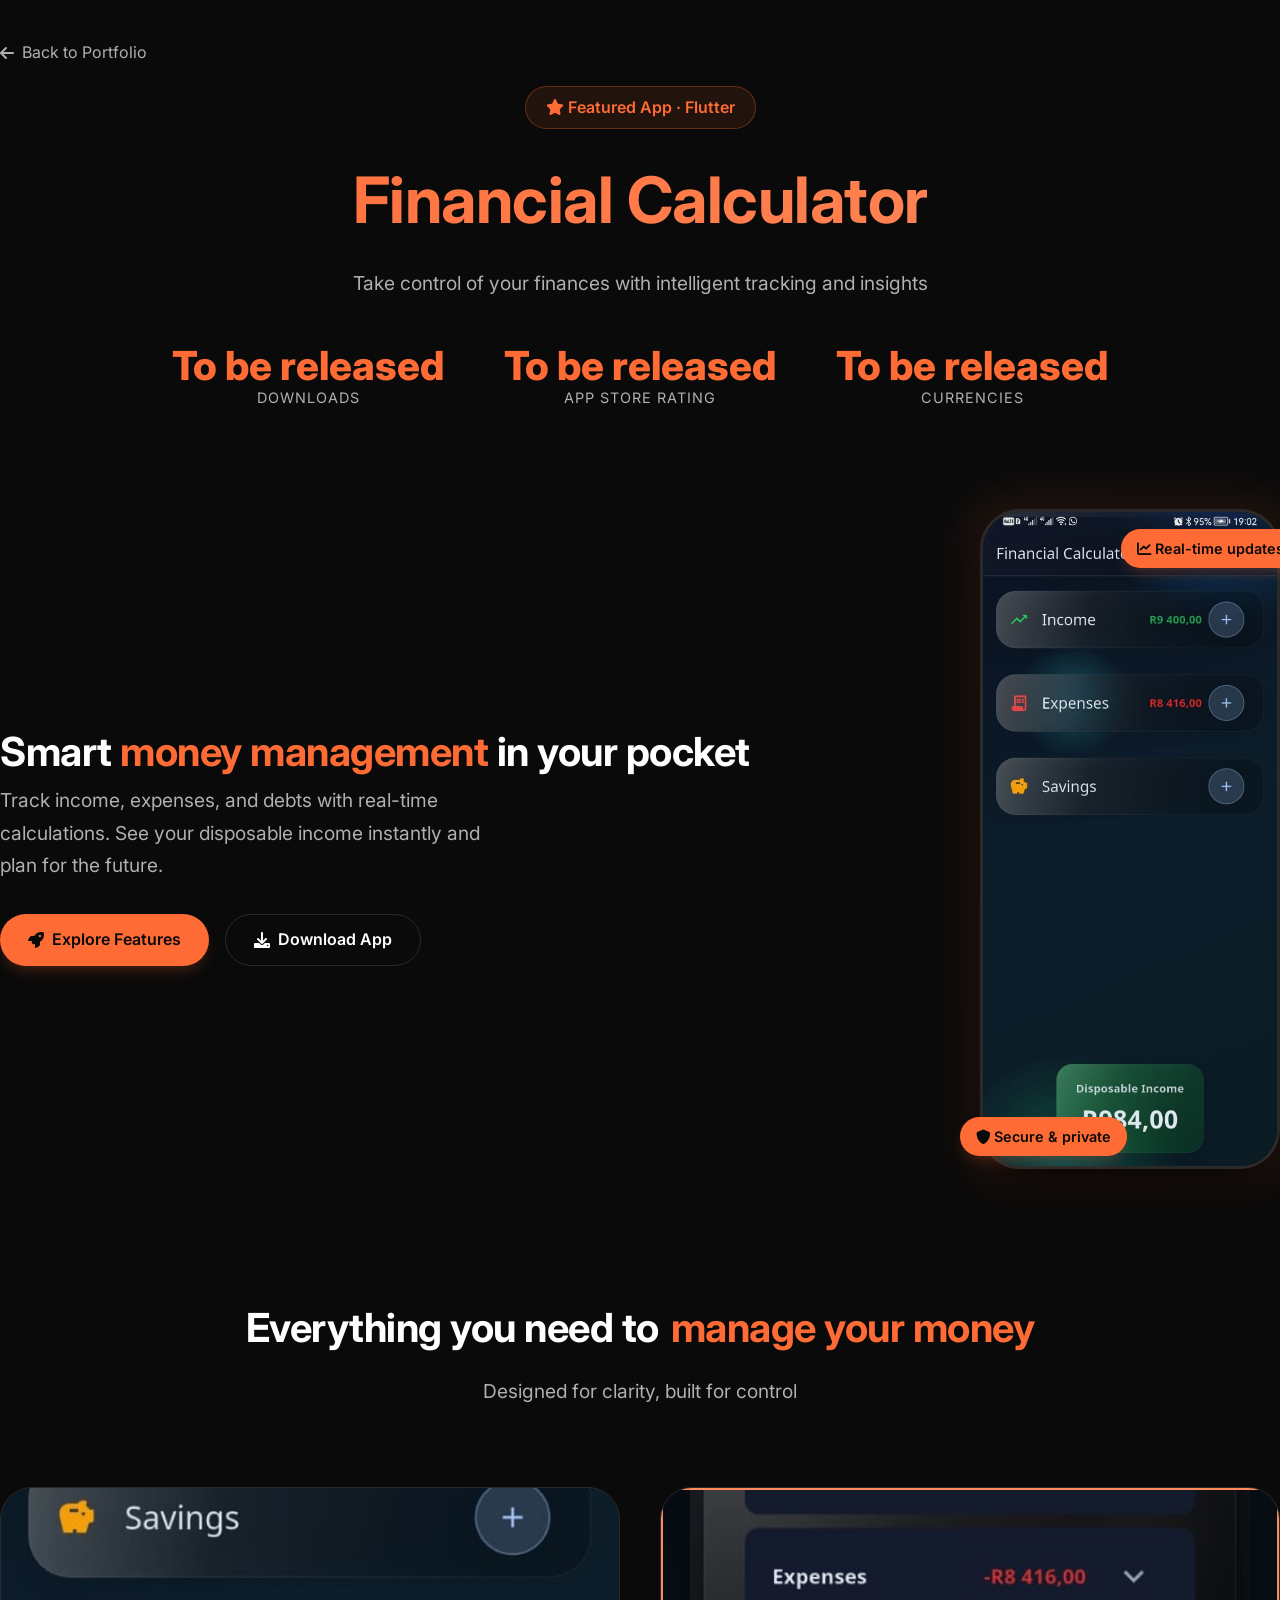
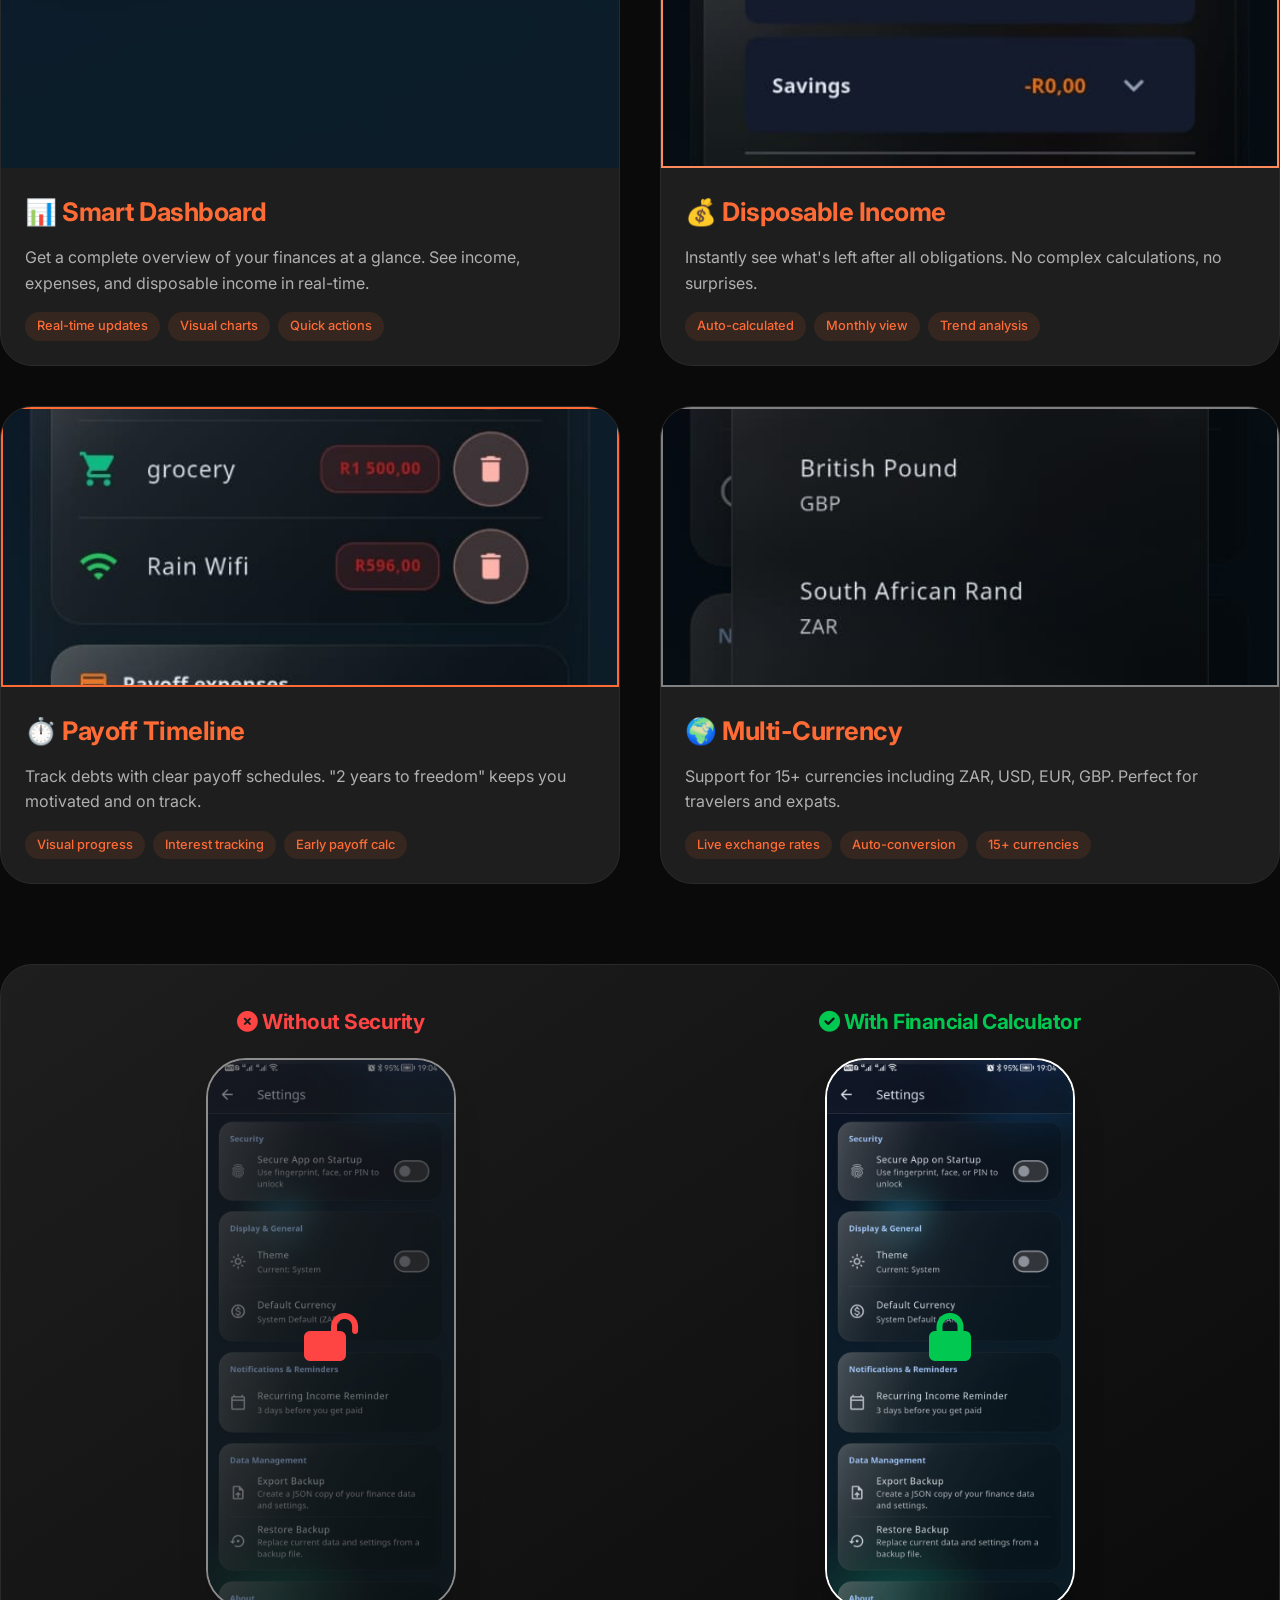
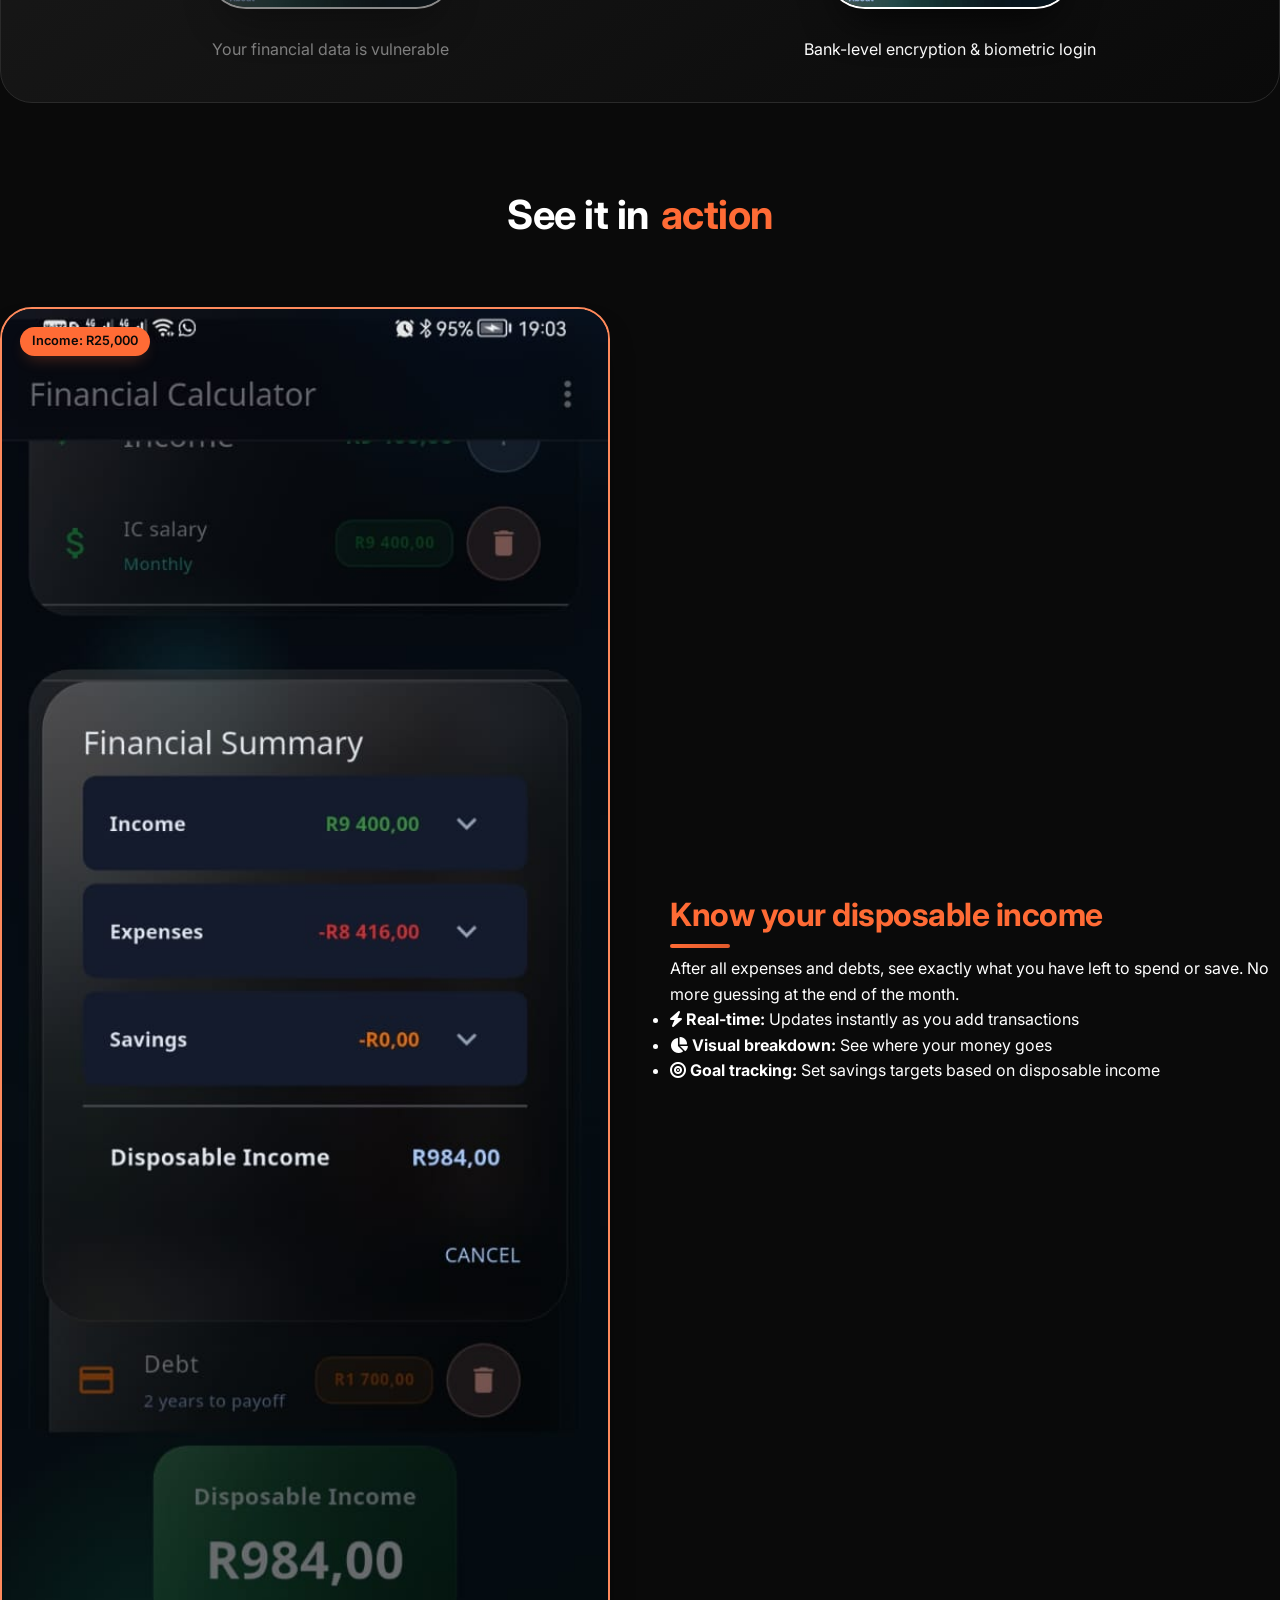
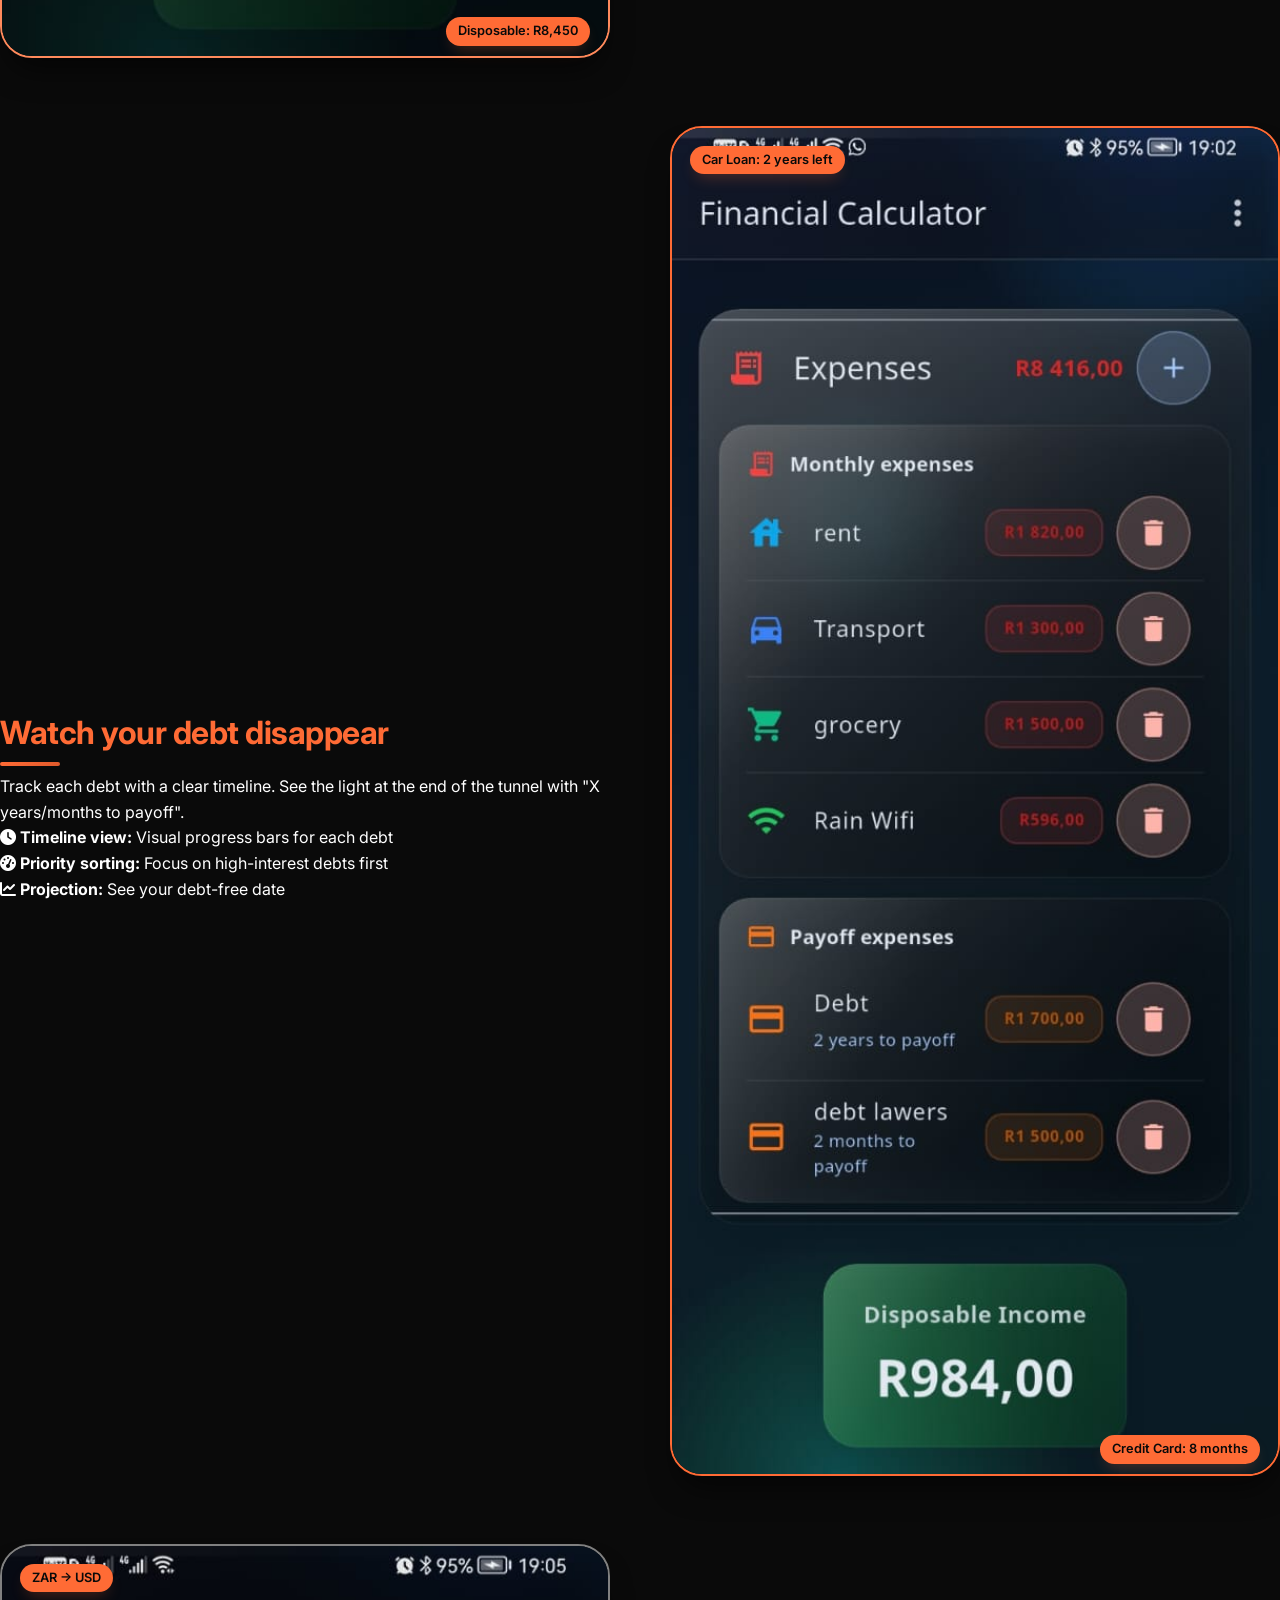
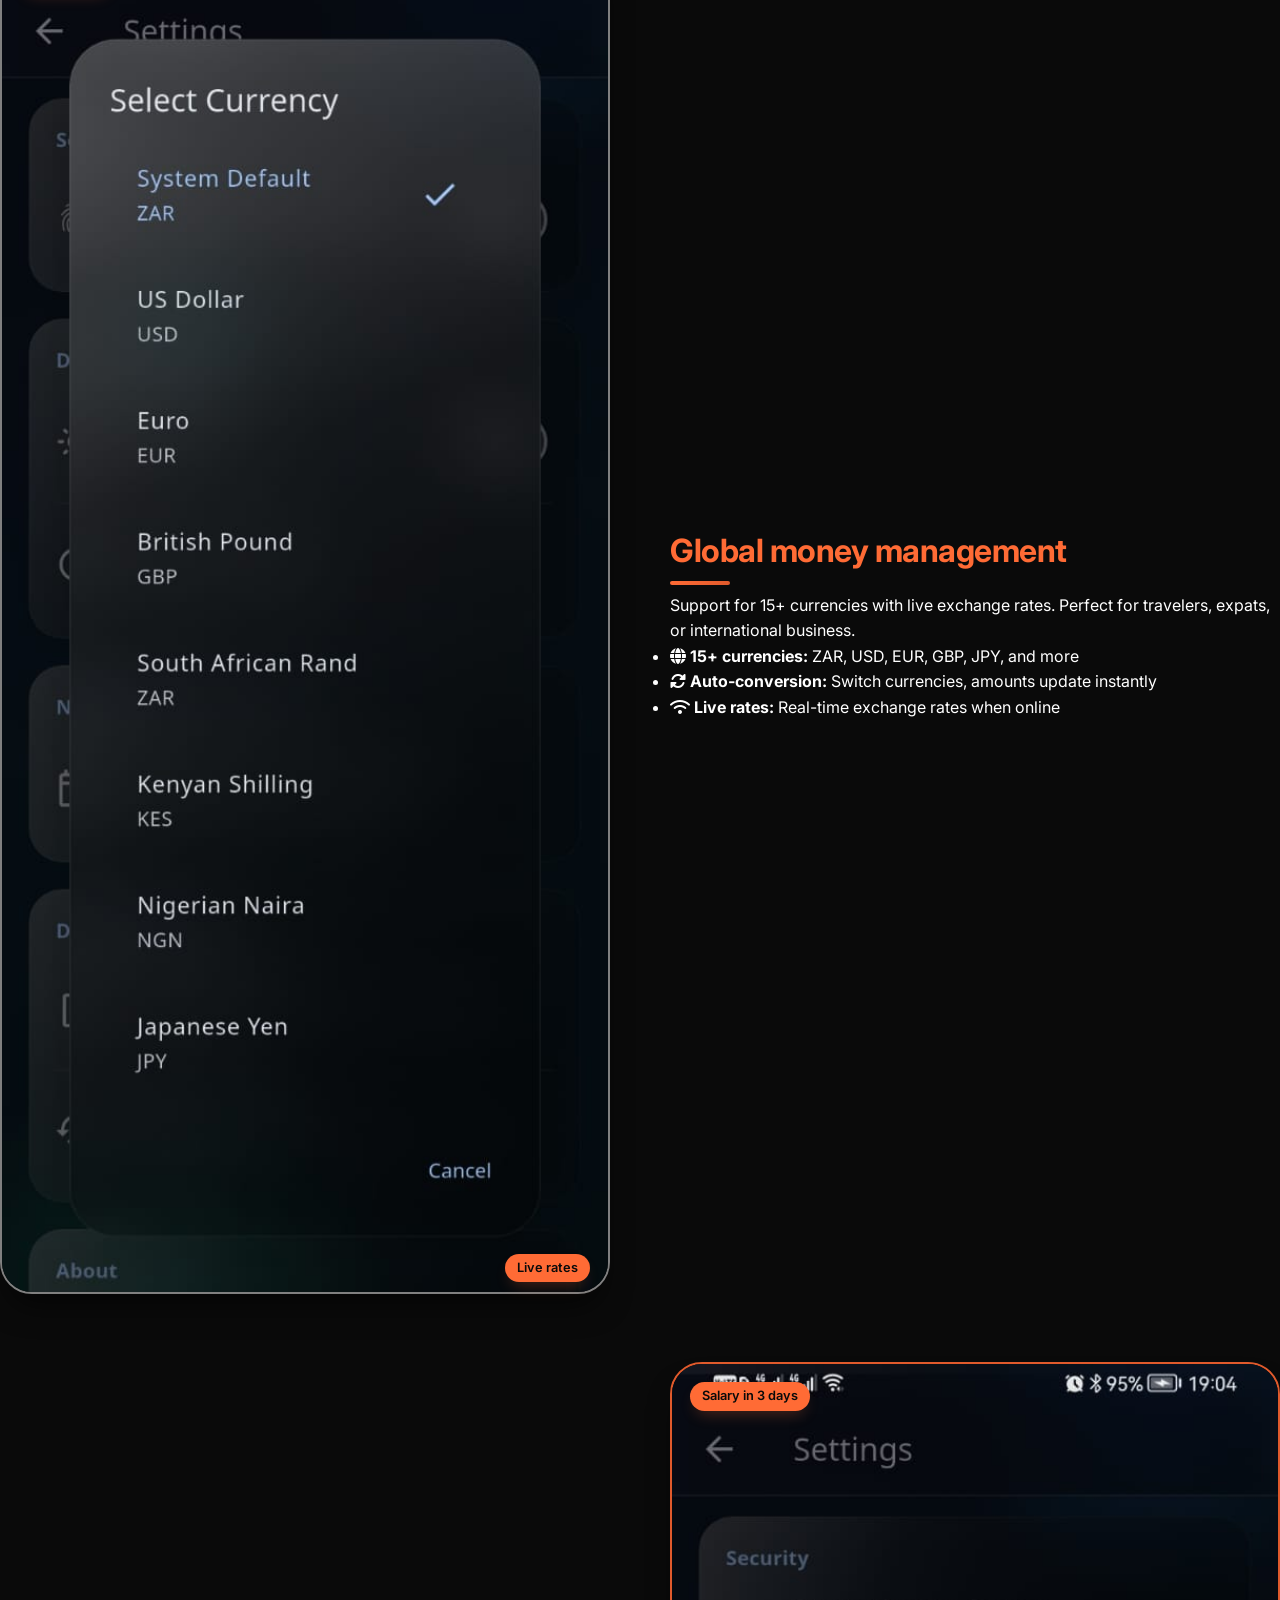
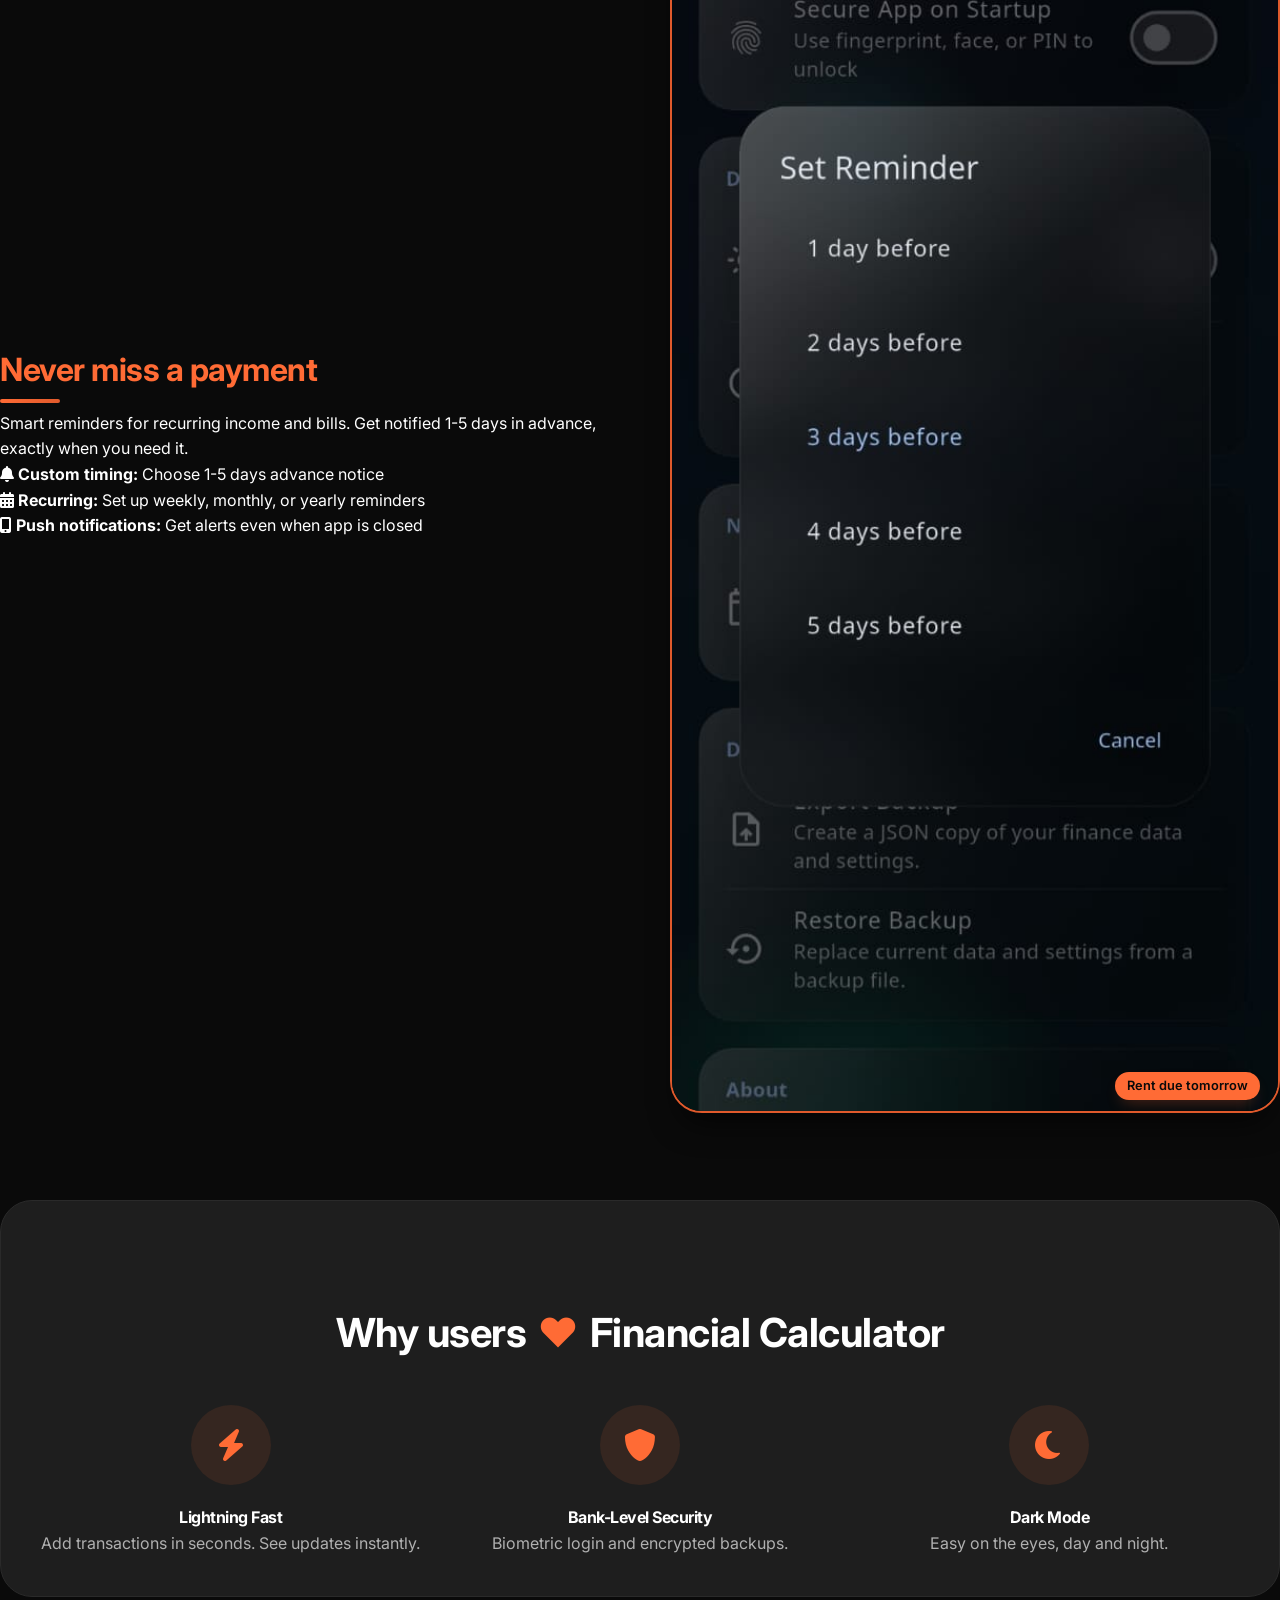
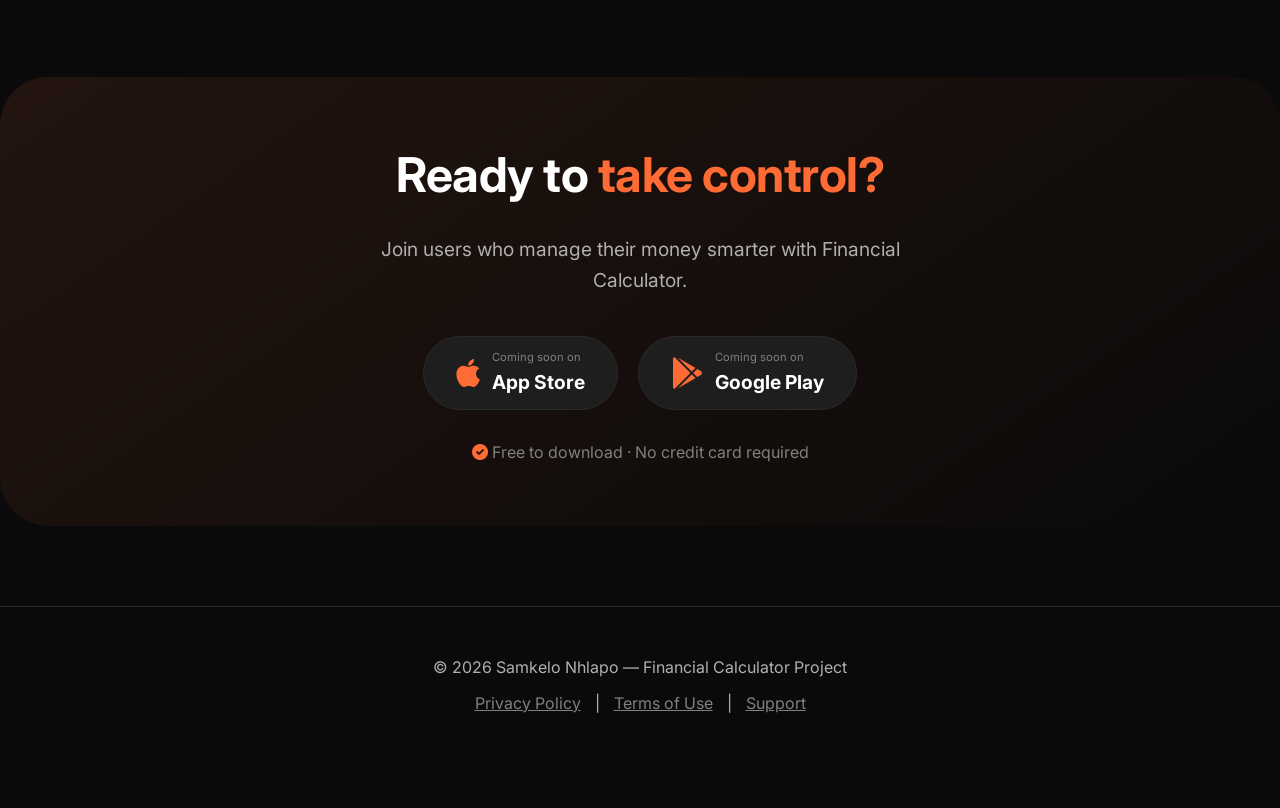
<file: financial-calculator.html>
<!DOCTYPE html>
<html lang="en">
<head>
  <meta charset="UTF-8">
  <meta name="viewport" content="width=device-width, initial-scale=1.0">
  <title>Financial Calculator · Smart Money Management App</title>
  <link rel="stylesheet" href="https://cdnjs.cloudflare.com/ajax/libs/font-awesome/6.0.0-beta3/css/all.min.css">
  <link href="https://fonts.googleapis.com/css2?family=Inter:wght@400;500;600;700;800&display=swap" rel="stylesheet">
  <link rel="stylesheet" href="styles.css">
  <style>
    /* Additional showcase-specific styles */
    .app-showcase {
      padding: 20px 0 60px;
    }

    .app-header {
      text-align: center;
      margin-bottom: 60px;
      position: relative;
    }

    .app-header h1 {
      font-size: 4rem;
      margin-bottom: 16px;
      background: linear-gradient(135deg, #FF6B35, #FF8A5C);
      -webkit-background-clip: text;
      -webkit-text-fill-color: transparent;
    }

    .app-badge {
      display: inline-block;
      background: rgba(255, 107, 53, 0.1);
      padding: 8px 20px;
      border-radius: 40px;
      color: var(--primary);
      font-weight: 600;
      margin-bottom: 20px;
      border: 1px solid rgba(255, 107, 53, 0.3);
    }

    .stats-bar {
      display: flex;
      justify-content: center;
      gap: 60px;
      margin: 40px 0;
      flex-wrap: wrap;
    }

    .stat-item {
      text-align: center;
    }

    .stat-number {
      font-size: 2.5rem;
      font-weight: 800;
      color: var(--primary);
      line-height: 1;
    }

    .stat-label {
      color: var(--text-secondary);
      font-size: 0.9rem;
      text-transform: uppercase;
      letter-spacing: 1px;
    }

    .showcase-grid {
      display: grid;
      grid-template-columns: repeat(2, 1fr);
      gap: 40px;
      margin: 80px 0;
    }

    .showcase-card {
      background: var(--dark-surface);
      border-radius: var(--border-radius-lg);
      overflow: hidden;
      border: 1px solid var(--dark-border);
      transition: var(--transition);
    }

    .showcase-card:hover {
      transform: translateY(-8px);
      border-color: var(--primary);
      box-shadow: var(--shadow-primary-hover);
    }

    .showcase-image {
      height: 280px;
      overflow: hidden;
      position: relative;
    }

    .showcase-image img {
      width: 100%;
      height: 100%;
      object-fit: cover;
      transition: transform 0.4s;
    }

    .showcase-card:hover .showcase-image img {
      transform: scale(1.05);
    }

    .showcase-content {
      padding: 24px;
    }

    .showcase-content h3 {
      font-size: 1.6rem;
      margin-bottom: 12px;
      color: var(--primary);
    }

    .showcase-content p {
      color: var(--text-secondary);
      margin-bottom: 16px;
      line-height: 1.6;
    }

    .feature-highlights {
      display: flex;
      flex-wrap: wrap;
      gap: 8px;
      margin-top: 16px;
    }

    .feature-highlight {
      background: rgba(255, 107, 53, 0.1);
      color: var(--primary);
      padding: 4px 12px;
      border-radius: 20px;
      font-size: 0.8rem;
      font-weight: 500;
    }

    .comparison-section {
      display: flex;
      gap: 40px;
      margin: 80px 0;
      background: var(--gradient-dark);
      border-radius: var(--border-radius-lg);
      padding: 40px;
      border: 1px solid var(--dark-border);
    }

    .comparison-before, .comparison-after {
      flex: 1;
      text-align: center;
    }

    .comparison-before h4, .comparison-after h4 {
      font-size: 1.3rem;
      margin-bottom: 20px;
    }

    .comparison-before h4 { color: #ff4444; }
    .comparison-after h4 { color: #00c851; }

    .phone-mockup {
      position: relative;
      max-width: 300px;
      margin: 0 auto;
    }

    .phone-mockup img {
      width: 100%;
      border-radius: 40px;
      border: 3px solid var(--dark-border);
      box-shadow: var(--shadow-xl);
    }

    .feature-badge {
      position: absolute;
      background: var(--primary);
      color: var(--dark-bg);
      padding: 8px 16px;
      border-radius: 30px;
      font-weight: 600;
      font-size: 0.9rem;
      white-space: nowrap;
      box-shadow: var(--shadow-primary);
    }

    .badge-1 { top: 20px; right: -20px; }
    .badge-2 { bottom: 20px; left: -20px; }

    .download-section {
      text-align: center;
      margin: 80px 0;
      padding: 60px;
      background: linear-gradient(145deg, rgba(255,107,53,0.1), transparent);
      border-radius: var(--border-radius-full);
    }

    .store-buttons {
      display: flex;
      justify-content: center;
      gap: 20px;
      margin-top: 30px;
      flex-wrap: wrap;
    }

    .store-button {
      display: flex;
      align-items: center;
      gap: 12px;
      background: var(--dark-surface);
      padding: 12px 32px;
      border-radius: 50px;
      border: 1px solid var(--dark-border);
      transition: var(--transition);
      text-decoration: none;
    }

    .store-button:hover {
      border-color: var(--primary);
      transform: translateY(-2px);
    }

    .store-button i {
      font-size: 2rem;
      color: var(--primary);
    }

    .store-button span {
      text-align: left;
    }

    .store-button small {
      display: block;
      color: var(--text-muted);
      font-size: 0.7rem;
    }

    .store-button strong {
      color: var(--text-primary);
      font-size: 1.2rem;
    }

    @media (max-width: 768px) {
      .showcase-grid {
        grid-template-columns: 1fr;
      }
      
      .comparison-section {
        flex-direction: column;
      }
      
      .app-header h1 {
        font-size: 2.5rem;
      }
      
      .badge-1, .badge-2 {
        position: static;
        margin: 10px;
        display: inline-block;
      }
    }
  </style>
</head>
<body>
  <div class="container app-showcase">
    <!-- Back link -->
    <a href="index.html" class="back-link"><i class="fas fa-arrow-left"></i> Back to Portfolio</a>

    <!-- App Header -->
    <div class="app-header">
      <span class="app-badge"><i class="fas fa-star"></i> Featured App · Flutter</span>
      <h1>Financial Calculator</h1>
      <p class="section-subtitle">Take control of your finances with intelligent tracking and insights</p>
      
      <!-- Stats Bar -->
      <div class="stats-bar">
        <div class="stat-item">
          <div class="stat-number">To be released</div>
          <div class="stat-label">Downloads</div>
        </div>
        <div class="stat-item">
          <div class="stat-number">To be released</div>
          <div class="stat-label">App Store Rating</div>
        </div>
        <div class="stat-item">
          <div class="stat-number">To be released</div>
          <div class="stat-label">Currencies</div>
        </div>
      </div>
    </div>

    <!-- Hero with phone mockup -->
    <div class="hero" style="margin-bottom: 60px;">
      <div class="hero-content">
        <h2 style="font-size: 2.5rem;">Smart <span class="highlight">money management</span> in your pocket</h2>
        <p style="font-size: 1.2rem;">Track income, expenses, and debts with real-time calculations. See your disposable income instantly and plan for the future.</p>
        <div class="hero-buttons">
          <a href="#features" class="btn-primary"><i class="fas fa-rocket"></i> Explore Features</a>
          <a href="#download" class="btn-secondary"><i class="fas fa-download"></i> Download App</a>
        </div>
      </div>
      <div class="hero-image phone-mockup">
        <img src="images/main-dashboard.jpeg" alt="Financial Calculator main dashboard">
        <span class="feature-badge badge-1"><i class="fas fa-chart-line"></i> Real-time updates</span>
        <span class="feature-badge badge-2"><i class="fas fa-shield-alt"></i> Secure & private</span>
      </div>
    </div>

    <!-- Core Features Showcase -->
    <h2 class="section-title">Everything you need to <span class="highlight">manage your money</span></h2>
    <p class="section-subtitle">Designed for clarity, built for control</p>

    <div class="showcase-grid">
      <!-- Feature 1: Dashboard -->
      <div class="showcase-card">
        <div class="showcase-image">
          <img src="images/main-dashboard.jpeg" alt="Financial Dashboard">
        </div>
        <div class="showcase-content">
          <h3>📊 Smart Dashboard</h3>
          <p>Get a complete overview of your finances at a glance. See income, expenses, and disposable income in real-time.</p>
          <div class="feature-highlights">
            <span class="feature-highlight">Real-time updates</span>
            <span class="feature-highlight">Visual charts</span>
            <span class="feature-highlight">Quick actions</span>
          </div>
        </div>
      </div>

      <!-- Feature 2: Disposable Income -->
      <div class="showcase-card">
        <div class="showcase-image">
          <img src="images/disposable-income-annotated.jpeg" alt="Disposable Income Calculator">
        </div>
        <div class="showcase-content">
          <h3>💰 Disposable Income</h3>
          <p>Instantly see what's left after all obligations. No complex calculations, no surprises.</p>
          <div class="feature-highlights">
            <span class="feature-highlight">Auto-calculated</span>
            <span class="feature-highlight">Monthly view</span>
            <span class="feature-highlight">Trend analysis</span>
          </div>
        </div>
      </div>

      <!-- Feature 3: Payoff Tracking -->
      <div class="showcase-card">
        <div class="showcase-image">
          <img src="images/payoff-annotated.jpeg" alt="Debt Payoff Tracker">
        </div>
        <div class="showcase-content">
          <h3>⏱️ Payoff Timeline</h3>
          <p>Track debts with clear payoff schedules. "2 years to freedom" keeps you motivated and on track.</p>
          <div class="feature-highlights">
            <span class="feature-highlight">Visual progress</span>
            <span class="feature-highlight">Interest tracking</span>
            <span class="feature-highlight">Early payoff calc</span>
          </div>
        </div>
      </div>

      <!-- Feature 4: Multi-Currency -->
      <div class="showcase-card">
        <div class="showcase-image">
          <img src="images/currency-annotated.jpeg" alt="Multi-Currency Support">
        </div>
        <div class="showcase-content">
          <h3>🌍 Multi-Currency</h3>
          <p>Support for 15+ currencies including ZAR, USD, EUR, GBP. Perfect for travelers and expats.</p>
          <div class="feature-highlights">
            <span class="feature-highlight">Live exchange rates</span>
            <span class="feature-highlight">Auto-conversion</span>
            <span class="feature-highlight">15+ currencies</span>
          </div>
        </div>
      </div>
    </div>

    <!-- Deep Dive: Security Section -->
    <div class="comparison-section">
      <div class="comparison-before">
        <h4><i class="fas fa-times-circle"></i> Without Security</h4>
        <div class="phone-mockup" style="max-width: 250px;">
          <img src="images/security-annotated.jpeg" alt="Without security" style="opacity: 0.5;">
          <div style="position: absolute; top: 50%; left: 50%; transform: translate(-50%, -50%);">
            <i class="fas fa-lock-open" style="font-size: 3rem; color: #ff4444;"></i>
          </div>
        </div>
        <p style="margin-top: 20px; color: var(--text-muted);">Your financial data is vulnerable</p>
      </div>
      <div class="comparison-after">
        <h4><i class="fas fa-check-circle" style="color: #00c851;"></i> With Financial Calculator</h4>
        <div class="phone-mockup" style="max-width: 250px;">
          <img src="images/security-annotated.jpeg" alt="With security">
          <div style="position: absolute; top: 50%; left: 50%; transform: translate(-50%, -50%);">
            <i class="fas fa-lock" style="font-size: 3rem; color: #00c851;"></i>
          </div>
        </div>
        <p style="margin-top: 20px; color: var(--text-primary);">Bank-level encryption & biometric login</p>
      </div>
    </div>

    <!-- Feature Deep Dives with Annotated Images -->
    <h2 class="section-title">See it in <span class="highlight">action</span></h2>
    
    <div class="tour-item">
      <div class="tour-image annotated">
        <img src="images/disposable-income-annotated.jpeg" alt="Disposable Income feature">
        <span class="label" style="top: 20px; left: 20px;">Income: R25,000</span>
        <span class="label" style="bottom: 20px; right: 20px;">Disposable: R8,450</span>
      </div>
      <div class="tour-content">
        <h3>Know your <span class="highlight">disposable income</span></h3>
        <p>After all expenses and debts, see exactly what you have left to spend or save. No more guessing at the end of the month.</p>
        <ul class="tour-feature-list">
          <li><i class="fas fa-bolt"></i> <strong>Real-time:</strong> Updates instantly as you add transactions</li>
          <li><i class="fas fa-chart-pie"></i> <strong>Visual breakdown:</strong> See where your money goes</li>
          <li><i class="fas fa-bullseye"></i> <strong>Goal tracking:</strong> Set savings targets based on disposable income</li>
        </ul>
      </div>
    </div>

    <div class="tour-item reverse">
      <div class="tour-image annotated">
        <img src="images/payoff-annotated.jpeg" alt="Payoff tracking">
        <span class="label" style="top: 20px; left: 20px;">Car Loan: 2 years left</span>
        <span class="label" style="bottom: 20px; right: 20px;">Credit Card: 8 months</span>
      </div>
      <div class="tour-content">
        <h3>Watch your <span class="highlight">debt disappear</span></h3>
        <p>Track each debt with a clear timeline. See the light at the end of the tunnel with "X years/months to payoff".</p>
        <ul class="tour-feature-list">
          <li><i class="fas fa-clock"></i> <strong>Timeline view:</strong> Visual progress bars for each debt</li>
          <li><i class="fas fa-tachometer-alt"></i> <strong>Priority sorting:</strong> Focus on high-interest debts first</li>
          <li><i class="fas fa-chart-line"></i> <strong>Projection:</strong> See your debt-free date</li>
        </ul>
      </div>
    </div>

    <div class="tour-item">
      <div class="tour-image annotated">
        <img src="images/currency-annotated.jpeg" alt="Multi-currency support">
        <span class="label" style="top: 20px; left: 20px;">ZAR → USD</span>
        <span class="label" style="bottom: 20px; right: 20px;">Live rates</span>
      </div>
      <div class="tour-content">
        <h3>Global <span class="highlight">money management</span></h3>
        <p>Support for 15+ currencies with live exchange rates. Perfect for travelers, expats, or international business.</p>
        <ul class="tour-feature-list">
          <li><i class="fas fa-globe"></i> <strong>15+ currencies:</strong> ZAR, USD, EUR, GBP, JPY, and more</li>
          <li><i class="fas fa-sync-alt"></i> <strong>Auto-conversion:</strong> Switch currencies, amounts update instantly</li>
          <li><i class="fas fa-wifi"></i> <strong>Live rates:</strong> Real-time exchange rates when online</li>
        </ul>
      </div>
    </div>

    <div class="tour-item reverse">
      <div class="tour-image annotated">
        <img src="images/reminders-annotated.jpeg" alt="Smart reminders">
        <span class="label" style="top: 20px; left: 20px;">Salary in 3 days</span>
        <span class="label" style="bottom: 20px; right: 20px;">Rent due tomorrow</span>
      </div>
      <div class="tour-content">
        <h3>Never miss a <span class="highlight">payment</span></h3>
        <p>Smart reminders for recurring income and bills. Get notified 1-5 days in advance, exactly when you need it.</p>
        <ul class="tour-feature-list">
          <li><i class="fas fa-bell"></i> <strong>Custom timing:</strong> Choose 1-5 days advance notice</li>
          <li><i class="fas fa-calendar-alt"></i> <strong>Recurring:</strong> Set up weekly, monthly, or yearly reminders</li>
          <li><i class="fas fa-mobile-alt"></i> <strong>Push notifications:</strong> Get alerts even when app is closed</li>
        </ul>
      </div>
    </div>

    <!-- Benefits Section -->
    <div style="background: var(--dark-surface); border-radius: var(--border-radius-lg); padding: 40px; margin: 80px 0; border: 1px solid var(--dark-border);">
      <h2 class="section-title">Why users <span class="highlight">❤️</span> Financial Calculator</h2>
      <div style="display: grid; grid-template-columns: repeat(3, 1fr); gap: 30px; margin-top: 40px;">
        <div style="text-align: center;">
          <div style="background: rgba(255,107,53,0.1); width: 80px; height: 80px; border-radius: 50%; display: flex; align-items: center; justify-content: center; margin: 0 auto 20px;">
            <i class="fas fa-bolt" style="font-size: 2rem; color: var(--primary);"></i>
          </div>
          <h4>Lightning Fast</h4>
          <p style="color: var(--text-secondary);">Add transactions in seconds. See updates instantly.</p>
        </div>
        <div style="text-align: center;">
          <div style="background: rgba(255,107,53,0.1); width: 80px; height: 80px; border-radius: 50%; display: flex; align-items: center; justify-content: center; margin: 0 auto 20px;">
            <i class="fas fa-shield-alt" style="font-size: 2rem; color: var(--primary);"></i>
          </div>
          <h4>Bank-Level Security</h4>
          <p style="color: var(--text-secondary);">Biometric login and encrypted backups.</p>
        </div>
        <div style="text-align: center;">
          <div style="background: rgba(255,107,53,0.1); width: 80px; height: 80px; border-radius: 50%; display: flex; align-items: center; justify-content: center; margin: 0 auto 20px;">
            <i class="fas fa-moon" style="font-size: 2rem; color: var(--primary);"></i>
          </div>
          <h4>Dark Mode</h4>
          <p style="color: var(--text-secondary);">Easy on the eyes, day and night.</p>
        </div>
      </div>
    </div>

    <!-- Download Section -->
    <div id="download" class="download-section">
      <h2 style="font-size: 3rem; margin-bottom: 20px;">Ready to <span class="highlight">take control?</span></h2>
      <p style="font-size: 1.2rem; color: var(--text-secondary); max-width: 600px; margin: 0 auto 40px;">Join users who manage their money smarter with Financial Calculator.</p>
      
      <div class="store-buttons">
        <a href="#" class="store-button">
          <i class="fab fa-apple"></i>
          <span>
            <small>Coming soon on</small>
            <strong>App Store</strong>
          </span>
        </a>
        <a href="#" class="store-button">
          <i class="fab fa-google-play"></i>
          <span>
            <small>Coming soon on</small>
            <strong>Google Play</strong>
          </span>
        </a>
      </div>
      
      <p style="margin-top: 30px; color: var(--text-muted);">
        <i class="fas fa-check-circle" style="color: var(--primary);"></i> Free to download · No credit card required
      </p>
    </div>

    <!-- Footer -->
    <footer style="margin-top: 60px;">
      <p>© 2026 Samkelo Nhlapo — Financial Calculator Project</p>
      <p style="margin-top: 10px;">
        <a href="#" style="color: var(--text-muted); margin: 0 10px;">Privacy Policy</a> |
        <a href="#" style="color: var(--text-muted); margin: 0 10px;">Terms of Use</a> |
        <a href="#" style="color: var(--text-muted); margin: 0 10px;">Support</a>
      </p>
    </footer>
  </div>
</body>
</html>
</file>
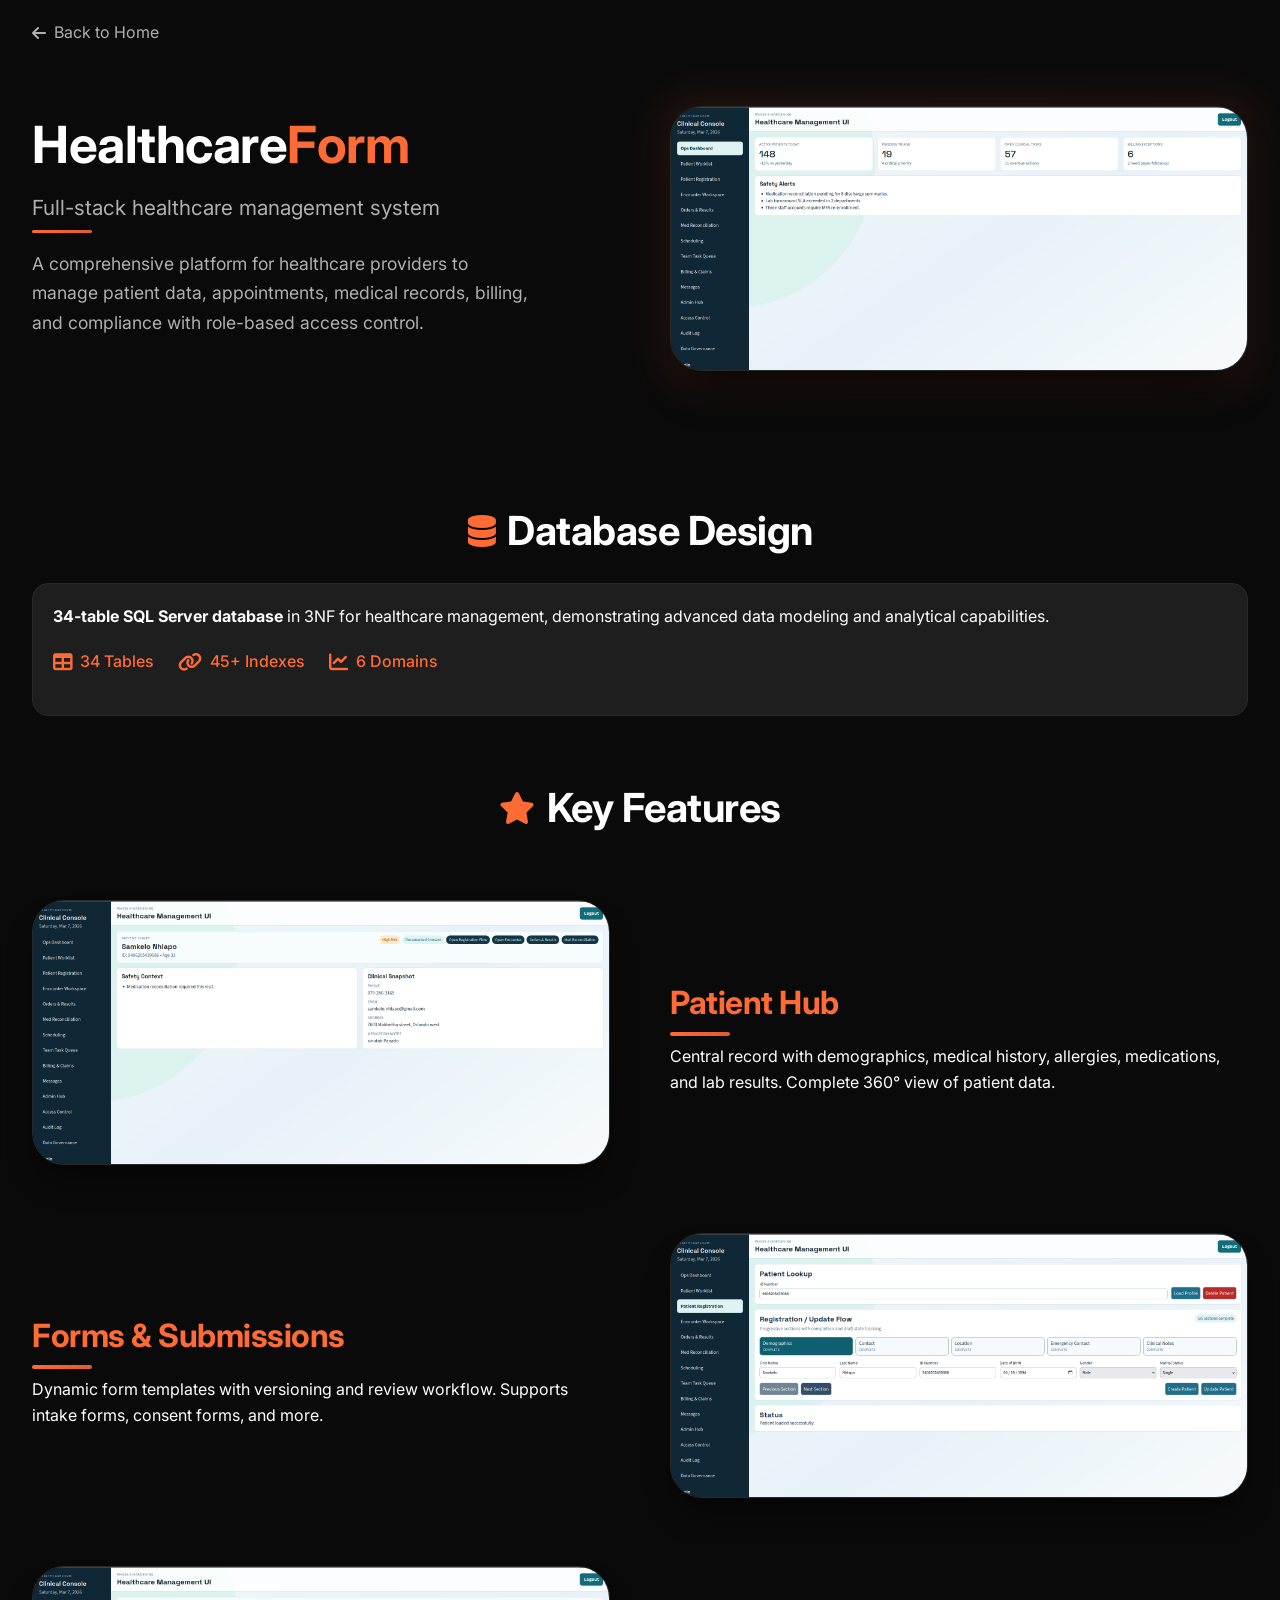
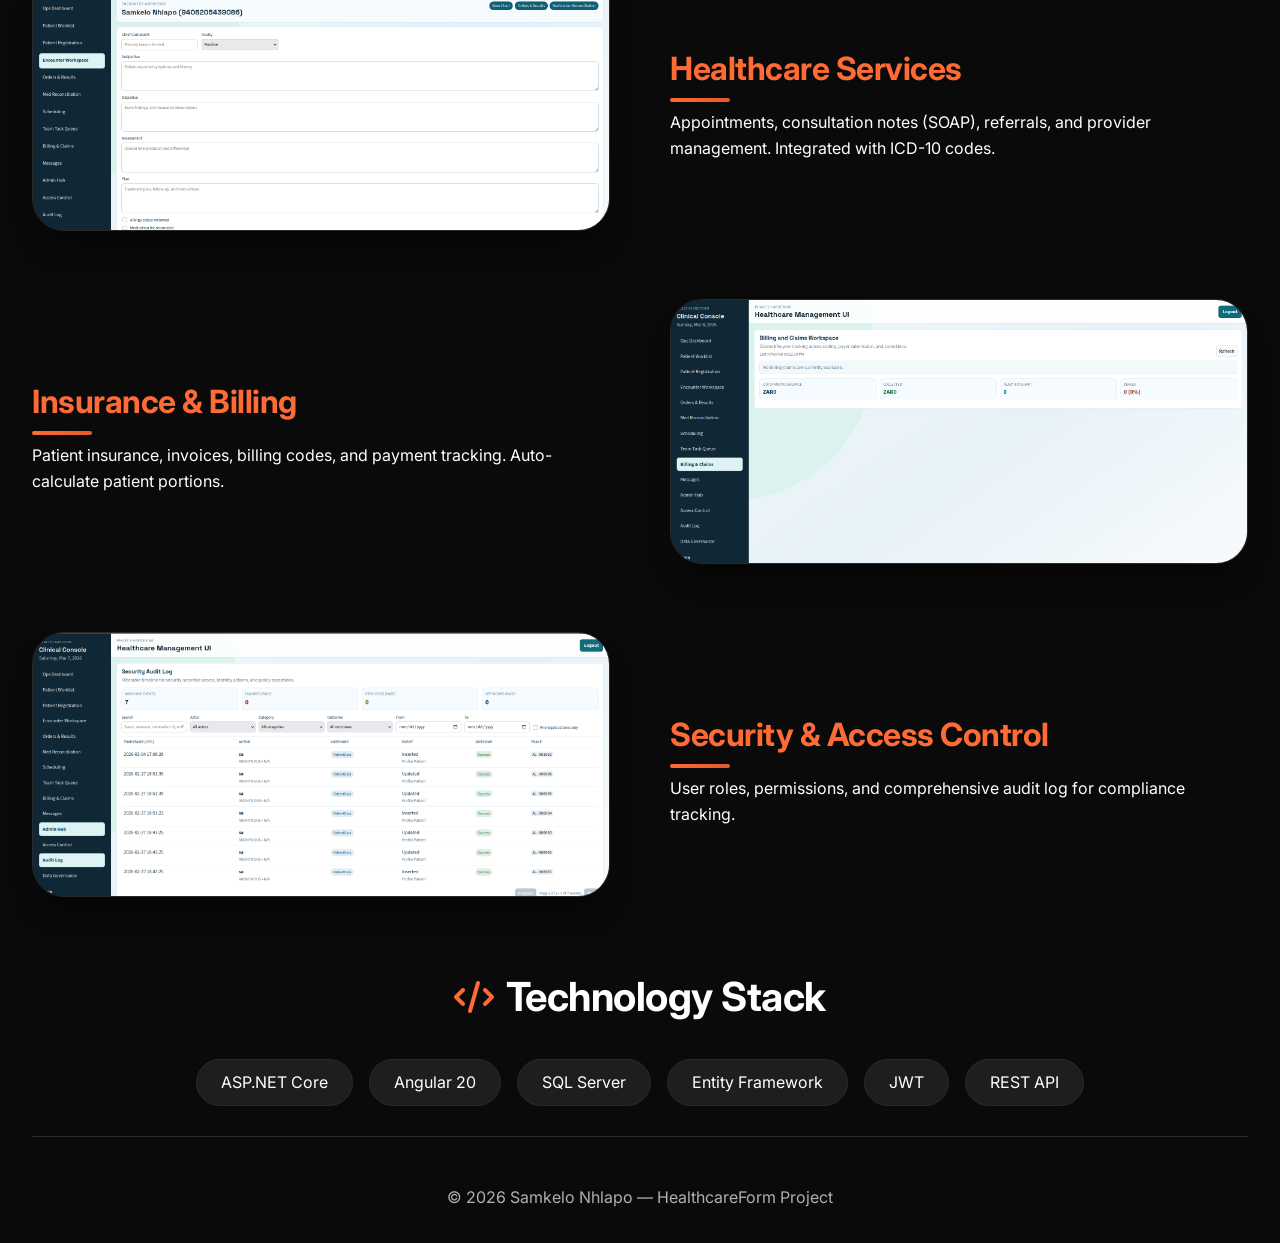
<file: healthcareform.html>
<!DOCTYPE html>
<html lang="en">
<head>
  <meta charset="UTF-8">
  <meta name="viewport" content="width=device-width, initial-scale=1.0, user-scalable=yes">
  <title>HealthcareForm · Samkelo Nhlapo</title>
  <link rel="stylesheet" href="https://cdnjs.cloudflare.com/ajax/libs/font-awesome/6.0.0-beta3/css/all.min.css">
  <link href="https://fonts.googleapis.com/css2?family=Inter:wght@400;500;600;700&display=swap" rel="stylesheet">
  <link rel="stylesheet" href="styles.css">
</head>
<body>
  <div class="container">
    <a href="index.html" class="back-link"><i class="fas fa-arrow-left"></i> Back to Home</a>

    <section class="hero">
      <div class="hero-content">
        <h1>Healthcare<span class="highlight">Form</span></h1>
        <div class="hero-subtitle">Full-stack healthcare management system</div>
        <p>A comprehensive platform for healthcare providers to manage patient data, appointments, medical records, billing, and compliance with role-based access control.</p>
      </div>
      <div class="hero-image">
        <img src="images/healthcare-dashboard.png" alt="Healthcare dashboard overview">
      </div>
    </section>

    <section class="database">
      <h2 class="section-title"><i class="fas fa-database"></i> Database Design</h2>
      <div class="db-card">
        <p><strong>34-table SQL Server database</strong> in 3NF for healthcare management, demonstrating advanced data modeling and analytical capabilities.</p>
        <div class="db-stats">
          <span><i class="fas fa-table"></i> 34 Tables</span>
          <span><i class="fas fa-link"></i> 45+ Indexes</span>
          <span><i class="fas fa-chart-line"></i> 6 Domains</span>
        </div>
      </div>
    </section>

    <h2 class="section-title"><i class="fas fa-star"></i> Key Features</h2>
    
    <div class="feature-row">
      <div class="feature-image">
        <img src="images/patient-chart.png" alt="Patient Hub - central medical record dashboard">
      </div>
      <div class="feature-text">
        <h3>Patient Hub</h3>
        <p>Central record with demographics, medical history, allergies, medications, and lab results. Complete 360° view of patient data.</p>
      </div>
    </div>

    <div class="feature-row reverse">
      <div class="feature-image">
        <img src="images/registration-flow.png" alt="Dynamic forms engine with versioning">
      </div>
      <div class="feature-text">
        <h3>Forms & Submissions</h3>
        <p>Dynamic form templates with versioning and review workflow. Supports intake forms, consent forms, and more.</p>
      </div>
    </div>

    <div class="feature-row">
      <div class="feature-image">
        <img src="images/encounter-workspace.png" alt="Encounter workspace - SOAP notes and appointments">
      </div>
      <div class="feature-text">
        <h3>Healthcare Services</h3>
        <p>Appointments, consultation notes (SOAP), referrals, and provider management. Integrated with ICD-10 codes.</p>
      </div>
    </div>

    <div class="feature-row reverse">
      <div class="feature-image">
        <img src="images/billing.png" alt="Insurance and billing module">
      </div>
      <div class="feature-text">
        <h3>Insurance & Billing</h3>
        <p>Patient insurance, invoices, billing codes, and payment tracking. Auto-calculate patient portions.</p>
      </div>
    </div>

    <div class="feature-row">
      <div class="feature-image">
        <img src="images/audit-log.png" alt="Audit log and security controls">
      </div>
      <div class="feature-text">
        <h3>Security & Access Control</h3>
        <p>User roles, permissions, and comprehensive audit log for compliance tracking.</p>
      </div>
    </div>

    <section class="project-detail">
      <h2 class="section-title"><i class="fas fa-code"></i> Technology Stack</h2>
      <div class="tech-icons">
        <span>ASP.NET Core</span>
        <span>Angular 20</span>
        <span>SQL Server</span>
        <span>Entity Framework</span>
        <span>JWT</span>
        <span>REST API</span>
      </div>
    </section>

    <footer>
      <p>© 2026 Samkelo Nhlapo — HealthcareForm Project</p>
    </footer>
  </div>

  <!-- Modal container (hidden initially) -->
  <div id="imageModal" class="modal">
    <span class="modal-close">&times;</span>
    <img class="modal-content" id="modalImage">
    <div id="modalCaption" class="modal-caption"></div>
  </div>

  <script>
    (function() {
      // Get all images that should be zoomable
      const images = document.querySelectorAll('.hero-image img, .feature-image img');
      
      const modal = document.getElementById('imageModal');
      const modalImg = document.getElementById('modalImage');
      const modalCaption = document.getElementById('modalCaption');
      const closeBtn = document.querySelector('.modal-close');

      // Helper: open modal with given image
      function openModal(imgElement) {
        modal.style.display = 'flex';
        modalImg.src = imgElement.src;
        modalImg.alt = imgElement.alt;
        modalCaption.textContent = imgElement.alt || 'Image preview';
        document.body.style.overflow = 'hidden'; // prevent scrolling
      }

      // Close modal
      function closeModal() {
        modal.style.display = 'none';
        document.body.style.overflow = '';
      }

      // Event: double-click on image
      images.forEach(img => {
        img.addEventListener('dblclick', (e) => {
          e.stopPropagation();
          openModal(img);
        });
        
        // Touch double-tap detection for mobile
        let lastTap = 0;
        img.addEventListener('touchend', (e) => {
          const currentTime = new Date().getTime();
          const tapLength = currentTime - lastTap;
          if (tapLength < 500 && tapLength > 0) {
            // Double-tap detected
            e.preventDefault();
            openModal(img);
          }
          lastTap = currentTime;
        });
      });

      // Close modal when clicking on background or close button
      modal.addEventListener('click', (e) => {
        if (e.target === modal || e.target === closeBtn) {
          closeModal();
        }
      });

      // ESC key closes modal
      document.addEventListener('keydown', (e) => {
        if (e.key === 'Escape' && modal.style.display === 'flex') {
          closeModal();
        }
      });
    })();
  </script>
</body>
</html>
</file>
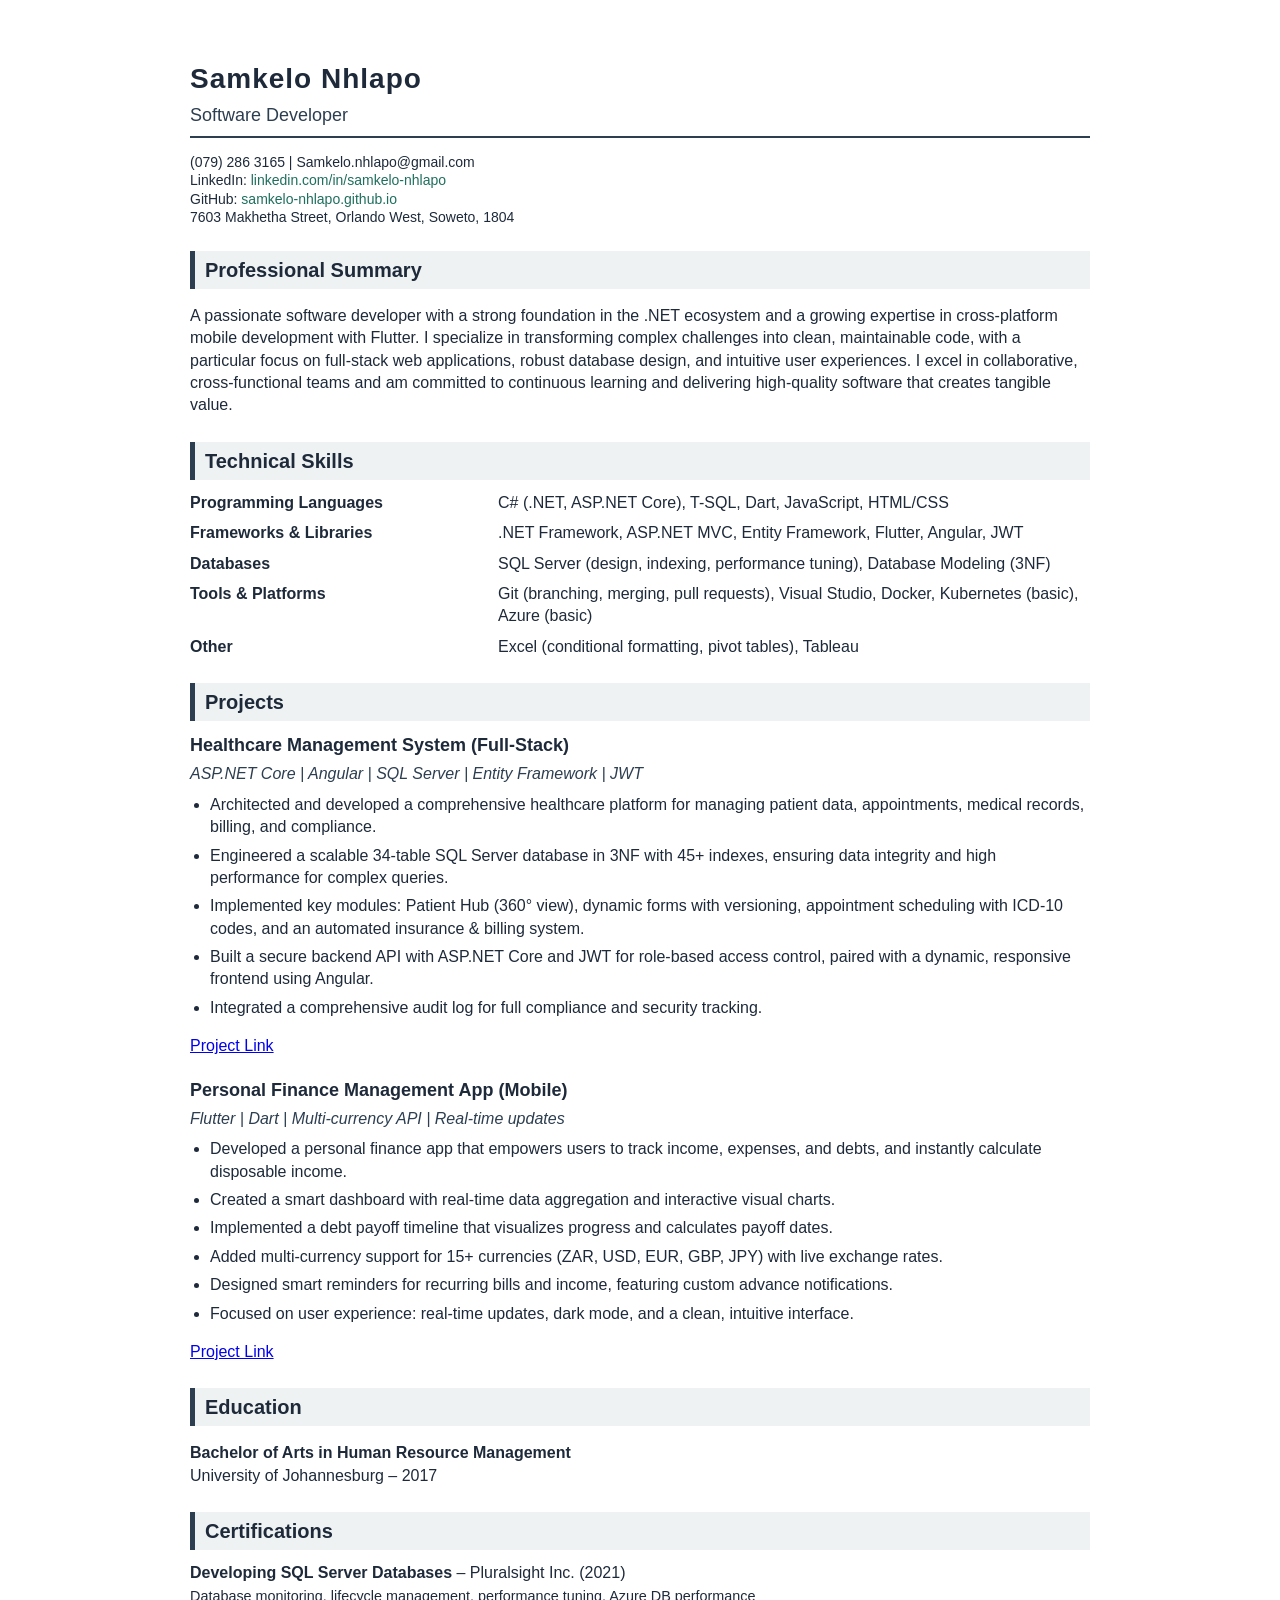
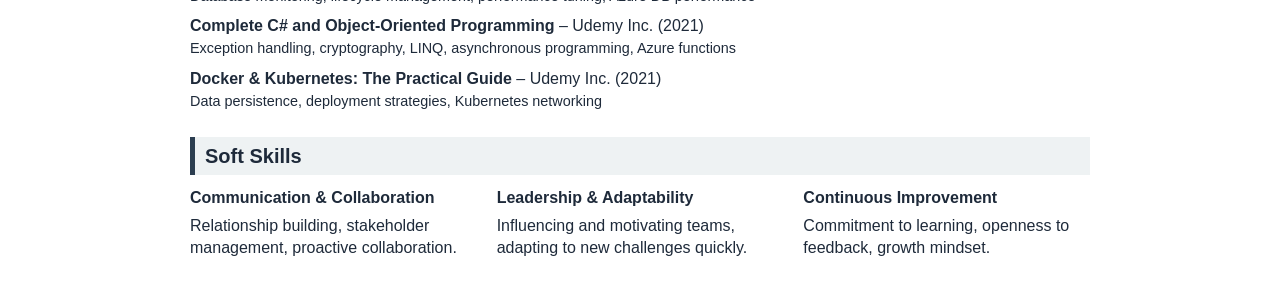
<file: resume/CSharp_Developer.html>
<!DOCTYPE html>
<!-- saved from url=(0065)file:///home/samkelo/Downloads/deepseek_html_20260325_00e883.html -->
<html lang="en"><head><meta http-equiv="Content-Type" content="text/html; charset=UTF-8">
    
    <title>Samkelo Nhlapo - CV</title>
    <style>
        body {
            font-family: 'Calibri', 'Segoe UI', Arial, sans-serif;
            line-height: 1.4;
            max-width: 900px;
            margin: 0 auto;
            padding: 40px 30px;
            color: #1e2a3a;
        }
        h1 {
            font-size: 28px;
            margin-bottom: 0;
            letter-spacing: 1px;
        }
        .subhead {
            font-size: 18px;
            color: #2c3e50;
            margin-top: 5px;
            border-bottom: 2px solid #2c3e50;
            padding-bottom: 8px;
        }
        .contact {
            margin: 15px 0 20px 0;
            line-height: 1.3;
            font-size: 14px;
        }
        .contact a {
            color: #1e6f5c;
            text-decoration: none;
        }
        .section {
            margin-top: 25px;
        }
        .section-title {
            font-size: 20px;
            font-weight: bold;
            background-color: #eef2f3;
            padding: 5px 10px;
            margin-bottom: 12px;
            border-left: 5px solid #2c3e50;
        }
        .skills-grid {
            display: grid;
            grid-template-columns: 1fr 2fr;
            gap: 8px 12px;
            margin-bottom: 10px;
        }
        .skill-category {
            font-weight: bold;
        }
        .project {
            margin-bottom: 20px;
        }
        .project-title {
            font-weight: bold;
            font-size: 18px;
            margin-bottom: 5px;
        }
        .project-tech {
            font-style: italic;
            color: #2c3e50;
            margin-bottom: 8px;
        }
        ul {
            margin-top: 0;
            padding-left: 20px;
        }
        li {
            margin-bottom: 6px;
        }
        .cert-item {
            margin-bottom: 8px;
        }
        .soft-skills {
            display: flex;
            flex-wrap: wrap;
            gap: 20px;
            justify-content: space-between;
        }
        .soft-skill-group {
            flex: 1;
            min-width: 180px;
        }
        .soft-skill-group strong {
            display: block;
            margin-bottom: 5px;
        }
        hr {
            margin: 20px 0;
            border: 0;
            height: 1px;
            background: #ccc;
        }
        @media print {
            body {
                margin: 0;
                padding: 0.5in;
            }
            .section-title {
                background-color: #f0f0f0;
                -webkit-print-color-adjust: exact;
                print-color-adjust: exact;
            }
        }
    </style>
</head>
<body>

<h1>Samkelo Nhlapo</h1>
<div class="subhead">Software Developer</div>

<div class="contact">
    (079) 286 3165 | Samkelo.nhlapo@gmail.com<br>
    LinkedIn: <a href="https://www.linkedin.com/in/samkelo-nhlapo-6131bb118/">linkedin.com/in/samkelo-nhlapo</a><br>
    GitHub: <a href="https://samkelo-nhlapo.github.io/index.html">samkelo-nhlapo.github.io</a><br>
    7603 Makhetha Street, Orlando West, Soweto, 1804
</div>

<!-- Professional Summary -->
<div class="section">
    <div class="section-title">Professional Summary</div>
    <p>A passionate software developer with a strong foundation in the .NET ecosystem and a growing expertise in cross-platform mobile development with Flutter. I specialize in transforming complex challenges into clean, maintainable code, with a particular focus on full-stack web applications, robust database design, and intuitive user experiences. I excel in collaborative, cross-functional teams and am committed to continuous learning and delivering high-quality software that creates tangible value.</p>
</div>

<!-- Technical Skills -->
<div class="section">
    <div class="section-title">Technical Skills</div>
    <div class="skills-grid">
        <div class="skill-category">Programming Languages</div>
        <div>C# (.NET, ASP.NET Core), T-SQL, Dart, JavaScript, HTML/CSS</div>
        
        <div class="skill-category">Frameworks &amp; Libraries</div>
        <div>.NET Framework, ASP.NET MVC, Entity Framework, Flutter, Angular, JWT</div>
        
        <div class="skill-category">Databases</div>
        <div>SQL Server (design, indexing, performance tuning), Database Modeling (3NF)</div>
        
        <div class="skill-category">Tools &amp; Platforms</div>
        <div>Git (branching, merging, pull requests), Visual Studio, Docker, Kubernetes (basic), Azure (basic)</div>
        
        <div class="skill-category">Other</div>
        <div>Excel (conditional formatting, pivot tables), Tableau</div>
    </div>
</div>

<!-- Projects -->
<div class="section">
    <div class="section-title">Projects</div>
    
    <div class="project">
        <div class="project-title">Healthcare Management System (Full-Stack)</div>
        <div class="project-tech">ASP.NET Core | Angular | SQL Server | Entity Framework | JWT</div>
        <ul>
            <li>Architected and developed a comprehensive healthcare platform for managing patient data, appointments, medical records, billing, and compliance.</li>
            <li>Engineered a scalable 34-table SQL Server database in 3NF with 45+ indexes, ensuring data integrity and high performance for complex queries.</li>
            <li>Implemented key modules: Patient Hub (360° view), dynamic forms with versioning, appointment scheduling with ICD-10 codes, and an automated insurance &amp; billing system.</li>
            <li>Built a secure backend API with ASP.NET Core and JWT for role-based access control, paired with a dynamic, responsive frontend using Angular.</li>
            <li>Integrated a comprehensive audit log for full compliance and security tracking.</li>
        </ul>
        <div><a href="https://samkelo-nhlapo.github.io/index.html">Project Link</a></div>
    </div>
    
    <div class="project">
        <div class="project-title">Personal Finance Management App (Mobile)</div>
        <div class="project-tech">Flutter | Dart | Multi-currency API | Real-time updates</div>
        <ul>
            <li>Developed a personal finance app that empowers users to track income, expenses, and debts, and instantly calculate disposable income.</li>
            <li>Created a smart dashboard with real-time data aggregation and interactive visual charts.</li>
            <li>Implemented a debt payoff timeline that visualizes progress and calculates payoff dates.</li>
            <li>Added multi-currency support for 15+ currencies (ZAR, USD, EUR, GBP, JPY) with live exchange rates.</li>
            <li>Designed smart reminders for recurring bills and income, featuring custom advance notifications.</li>
            <li>Focused on user experience: real-time updates, dark mode, and a clean, intuitive interface.</li>
        </ul>
        <div><a href="https://samkelo-nhlapo.github.io/index.html">Project Link</a></div>
    </div>
</div>

<!-- Education -->
<div class="section">
    <div class="section-title">Education</div>
    <p><strong>Bachelor of Arts in Human Resource Management</strong><br>University of Johannesburg – 2017</p>
</div>

<!-- Certifications -->
<div class="section">
    <div class="section-title">Certifications</div>
    <div class="cert-item"><strong>Developing SQL Server Databases</strong> – Pluralsight Inc. (2021)<br><span style="font-size:0.9em;">Database monitoring, lifecycle management, performance tuning, Azure DB performance</span></div>
    <div class="cert-item"><strong>Complete C# and Object-Oriented Programming</strong> – Udemy Inc. (2021)<br><span style="font-size:0.9em;">Exception handling, cryptography, LINQ, asynchronous programming, Azure functions</span></div>
    <div class="cert-item"><strong>Docker &amp; Kubernetes: The Practical Guide</strong> – Udemy Inc. (2021)<br><span style="font-size:0.9em;">Data persistence, deployment strategies, Kubernetes networking</span></div>
</div>

<!-- Soft Skills -->
<div class="section">
    <div class="section-title">Soft Skills</div>
    <div class="soft-skills">
        <div class="soft-skill-group"><strong>Communication &amp; Collaboration</strong>Relationship building, stakeholder management, proactive collaboration.</div>
        <div class="soft-skill-group"><strong>Leadership &amp; Adaptability</strong>Influencing and motivating teams, adapting to new challenges quickly.</div>
        <div class="soft-skill-group"><strong>Continuous Improvement</strong>Commitment to learning, openness to feedback, growth mindset.</div>
    </div>
</div>


</body></html>
</file>
<file: styles.css>
/* ============================================
   styles.css - Unified Dark Theme for Portfolio
   ============================================ */

/* === RESET & BASE === */
* {
  margin: 0;
  padding: 0;
  box-sizing: border-box;
}

:root {
  /* Colors */
  --primary: #FF6B35;
  --primary-dark: #e05a2c;
  --primary-light: #ff8a5c;
  --primary-soft: #2A2A2A;
  --dark-bg: #0A0A0A;
  --dark-surface: #1E1E1E;
  --dark-border: #2A2A2A;
  --dark-hover: #3A3A3A;
  --text-primary: #FFFFFF;
  --text-secondary: #B0B0B0;
  --text-muted: #808080;
  
  /* Shadows */
  --shadow-sm: 0 4px 10px rgba(0, 0, 0, 0.3);
  --shadow-md: 0 15px 30px -12px rgba(0, 0, 0, 0.5);
  --shadow-lg: 0 20px 30px -10px rgba(0, 0, 0, 0.6);
  --shadow-xl: 0 30px 40px -20px rgba(0, 0, 0, 0.7);
  --shadow-primary: 0 8px 16px -6px rgba(255, 107, 53, 0.3);
  --shadow-primary-hover: 0 20px 30px rgba(255, 107, 53, 0.15);
  
  /* Gradients */
  --gradient-primary: linear-gradient(135deg, #FF6B35, #e05a2c);
  --gradient-dark: linear-gradient(145deg, #1E1E1E, #0A0A0A);
  --gradient-soft: linear-gradient(145deg, #FF6B35, #ff8a5c);
  
  /* Borders */
  --border-radius-sm: 16px;
  --border-radius-md: 24px;
  --border-radius-lg: 32px;
  --border-radius-xl: 40px;
  --border-radius-full: 48px;
  
  /* Transitions */
  --transition: all 0.2s ease;
}

body {
  font-family: 'Inter', sans-serif;
  background-color: var(--dark-bg);
  color: var(--text-primary);
  line-height: 1.6;
  scroll-behavior: smooth;
}

.container {
  max-width: 1280px;
  margin: 0 auto;
  padding: 0 32px;
}

/* === TYPOGRAPHY === */
h1, h2, h3, h4, h5, h6 {
  font-weight: 700;
  letter-spacing: -0.5px;
}

.section-title {
  font-size: 2.5rem;
  text-align: center;
  margin: 60px 0 16px;
  color: var(--text-primary);
  display: flex;
  align-items: center;
  justify-content: center;
  gap: 12px;
}

.section-title i {
  color: var(--primary);
  font-size: 2rem;
}

.section-subtitle {
  font-size: 1.2rem;
  color: var(--text-secondary);
  text-align: center;
  max-width: 600px;
  margin: 0 auto 48px;
}

/* === HEADER / NAVIGATION === */
header {
  background-color: var(--dark-surface);
  border-bottom: 1px solid var(--dark-border);
  position: sticky;
  top: 0;
  z-index: 10;
  backdrop-filter: blur(6px);
  background: rgba(30, 30, 30, 0.85);
  margin-bottom: 20px;
}

nav {
  display: flex;
  align-items: center;
  justify-content: space-between;
  padding: 20px 0;
}

.logo {
  font-size: 1.8rem;
  font-weight: 700;
  background: var(--gradient-primary);
  -webkit-background-clip: text;
  -webkit-text-fill-color: transparent;
  background-clip: text;
}

.nav-links {
  display: flex;
  gap: 40px;
}

.nav-links a {
  text-decoration: none;
  font-weight: 500;
  color: var(--text-primary);
  transition: var(--transition);
  position: relative;
}

.nav-links a::after {
  content: '';
  position: absolute;
  bottom: -4px;
  left: 0;
  width: 0;
  height: 2px;
  background: var(--primary);
  transition: width 0.2s;
}

.nav-links a:hover {
  color: var(--primary);
}

.nav-links a:hover::after {
  width: 100%;
}

/* === BUTTONS === */
.btn-download, .btn-primary {
  background-color: var(--primary);
  color: var(--dark-bg);
  padding: 12px 28px;
  border-radius: var(--border-radius-xl);
  font-weight: 600;
  text-decoration: none;
  display: inline-flex;
  align-items: center;
  gap: 8px;
  transition: var(--transition);
  box-shadow: var(--shadow-primary);
  border: none;
  cursor: pointer;
}

.btn-download:hover, .btn-primary:hover {
  background-color: var(--primary-dark);
  transform: translateY(-2px);
  box-shadow: var(--shadow-primary);
}

.btn-secondary {
  background-color: transparent;
  border: 1px solid var(--dark-border);
  color: var(--text-primary);
  padding: 12px 28px;
  border-radius: var(--border-radius-xl);
  font-weight: 600;
  text-decoration: none;
  display: inline-flex;
  align-items: center;
  gap: 8px;
  transition: var(--transition);
  cursor: pointer;
}

.btn-secondary:hover {
  border-color: var(--primary);
  color: var(--primary);
  background-color: var(--dark-surface);
  transform: translateY(-2px);
}

/* === HERO SECTION === */
.hero {
  display: flex;
  align-items: center;
  gap: 60px;
  padding: 40px 0 60px;
  flex-wrap: wrap;
}

.hero-content {
  flex: 1 1 400px;
}

.hero-content h1 {
  font-size: 3.2rem;
  line-height: 1.2;
  margin-bottom: 16px;
  color: var(--text-primary);
}

.highlight {
  color: var(--primary);
}

.hero-subtitle {
  font-size: 1.3rem;
  color: var(--text-secondary);
  margin-bottom: 24px;
  position: relative;
  display: inline-block;
}

.hero-subtitle::after {
  content: '';
  position: absolute;
  bottom: -8px;
  left: 0;
  width: 60px;
  height: 3px;
  background: var(--gradient-primary);
  border-radius: 2px;
}

.hero-content p {
  font-size: 1.1rem;
  color: var(--text-secondary);
  max-width: 500px;
  margin-bottom: 32px;
  line-height: 1.7;
}

.hero-buttons {
  display: flex;
  flex-wrap: wrap;
  gap: 16px;
}

.hero-image {
  flex: 1 1 400px;
  text-align: center;
  position: relative;
}

.hero-image::before {
  content: '';
  position: absolute;
  inset: -10px;
  background: var(--gradient-primary);
  border-radius: var(--border-radius-lg);
  opacity: 0.1;
  filter: blur(20px);
  z-index: -1;
}

.hero-image img {
  max-width: 100%;
  border-radius: var(--border-radius-lg);
  box-shadow: var(--shadow-xl);
  border: 1px solid var(--dark-border);
  transition: var(--transition);
  cursor: zoom-in; /* Added for double-click enlarge */
}

.hero-image img:hover {
  transform: scale(1.02);
  border-color: var(--primary);
}

/* === BACK LINK (for detail pages) === */
.back-link {
  display: inline-flex;
  align-items: center;
  gap: 8px;
  color: var(--text-secondary);
  text-decoration: none;
  margin: 20px 0;
  transition: var(--transition);
}

.back-link:hover {
  color: var(--primary);
  transform: translateX(-4px);
}

/* === FEATURES GRID === */
.features-grid, .projects-grid {
  display: grid;
  grid-template-columns: repeat(auto-fit, minmax(300px, 1fr));
  gap: 32px;
  margin: 60px 0;
}

.feature-card, .project-card {
  background-color: var(--dark-surface);
  border-radius: var(--border-radius-md);
  padding: 32px 24px;
  box-shadow: var(--shadow-md);
  transition: var(--transition);
  border: 1px solid var(--dark-border);
  position: relative;
  overflow: hidden;
  text-decoration: none;
  color: inherit;
  display: block;
}

.project-card {
  padding: 0;
}

.feature-card::before, .project-card::before {
  content: '';
  position: absolute;
  top: 0;
  left: 0;
  right: 0;
  height: 4px;
  background: var(--gradient-primary);
  transform: scaleX(0);
  transition: transform 0.3s;
}

.feature-card:hover, .project-card:hover {
  transform: translateY(-8px);
  box-shadow: var(--shadow-primary-hover);
  border-color: var(--primary);
}

.feature-card:hover::before, .project-card:hover::before {
  transform: scaleX(1);
}

.feature-icon {
  background: var(--primary-soft);
  width: 56px;
  height: 56px;
  border-radius: var(--border-radius-sm);
  display: flex;
  align-items: center;
  justify-content: center;
  margin-bottom: 24px;
  transition: var(--transition);
}

.feature-card:hover .feature-icon {
  transform: scale(1.1) rotate(5deg);
  background: var(--primary);
}

.feature-icon i {
  font-size: 28px;
  color: var(--primary);
  transition: var(--transition);
}

.feature-card:hover .feature-icon i {
  color: var(--dark-bg);
}

/* === PROJECT CARD SPECIFIC === */
.project-image {
  position: relative;
  overflow: hidden;
  height: 220px;
}

.project-image img {
  width: 100%;
  height: 100%;
  object-fit: cover;
  transition: var(--transition);
}

.project-card:hover .project-image img {
  transform: scale(1.05);
}

.project-overlay {
  position: absolute;
  top: 0;
  left: 0;
  right: 0;
  bottom: 0;
  background: rgba(255, 107, 53, 0.9);
  display: flex;
  align-items: center;
  justify-content: center;
  opacity: 0;
  transition: var(--transition);
}

.project-card:hover .project-overlay {
  opacity: 1;
}

.view-project {
  color: var(--dark-bg);
  font-weight: 600;
  font-size: 1.1rem;
  display: flex;
  align-items: center;
  gap: 8px;
  transform: translateY(20px);
  transition: var(--transition);
}

.project-card:hover .view-project {
  transform: translateY(0);
}

.project-content {
  padding: 24px;
}

.project-content h3 {
  font-size: 1.4rem;
  margin-bottom: 12px;
  color: var(--text-primary);
}

.project-content p {
  color: var(--text-secondary);
  margin-bottom: 16px;
  line-height: 1.6;
}

/* === SKILLS & TECH TAGS === */
.skills-grid, .tech-tags {
  display: flex;
  flex-wrap: wrap;
  gap: 12px;
  justify-content: center;
  margin-top: 24px;
}

.skill-tag, .tech-tag {
  background-color: var(--dark-surface);
  color: var(--text-secondary);
  padding: 8px 20px;
  border-radius: 40px;
  font-size: 0.95rem;
  font-weight: 500;
  transition: var(--transition);
  border: 1px solid var(--dark-border);
}

.tech-tag {
  padding: 4px 12px;
  font-size: 0.8rem;
}

.skill-tag:hover, .tech-tag:hover {
  background-color: var(--primary);
  color: var(--dark-bg);
  transform: translateY(-2px);
  border-color: var(--primary);
  box-shadow: var(--shadow-primary);
}

/* === TOUR / FEATURE ROWS === */
.tour-item, .feature-row, .cert-item {
  display: flex;
  align-items: center;
  gap: 60px;
  margin: 60px 0;
  flex-wrap: wrap;
  opacity: 0;
  animation: fadeInUp 0.6s forwards;
}

.tour-item.reverse, .feature-row.reverse, .cert-item.reverse {
  flex-direction: row-reverse;
}

@keyframes fadeInUp {
  from {
    opacity: 0;
    transform: translateY(30px);
  }
  to {
    opacity: 1;
    transform: translateY(0);
  }
}

.tour-image, .feature-image, .cert-image {
  flex: 1 1 400px;
  position: relative;
}

.tour-image img, .feature-image img, .cert-image img {
  width: 100%;
  border-radius: var(--border-radius-lg);
  box-shadow: var(--shadow-lg);
  border: 1px solid var(--dark-border);
  transition: var(--transition);
  cursor: zoom-in; /* Added for double-click enlarge */
}

.tour-image img:hover, .feature-image img:hover {
  transform: scale(1.02);
  border-color: var(--primary);
}

.tour-content, .feature-text, .cert-content {
  flex: 1 1 400px;
}

.tour-content h3, .feature-text h3, .cert-content h3 {
  font-size: 2rem;
  font-weight: 700;
  margin-bottom: 16px;
  color: var(--primary);
  position: relative;
  display: inline-block;
}

.tour-content h3::after, .feature-text h3::after, .cert-content h3::after {
  content: '';
  position: absolute;
  bottom: -8px;
  left: 0;
  width: 60px;
  height: 4px;
  background: var(--gradient-primary);
  border-radius: 2px;
}

/* === CERTIFICATES SPECIFIC === */
.cert-icon-large {
  width: 160px;
  height: 160px;
  background: var(--gradient-dark);
  border-radius: 50%;
  display: flex;
  align-items: center;
  justify-content: center;
  border: 3px solid var(--primary);
  box-shadow: var(--shadow-primary);
  transition: var(--transition);
  margin: 0 auto;
}

.cert-item:hover .cert-icon-large {
  transform: scale(1.05) rotate(5deg);
  border-color: var(--primary-light);
}

.cert-icon-large i {
  font-size: 4rem;
  color: var(--primary);
  transition: var(--transition);
}

.cert-item:hover .cert-icon-large i {
  color: var(--primary-light);
  transform: scale(1.1);
}

.cert-meta {
  color: var(--primary);
  font-weight: 500;
  margin-bottom: 16px;
}

.course-link {
  display: inline-flex;
  align-items: center;
  gap: 8px;
  color: var(--primary);
  font-weight: 500;
  cursor: pointer;
  transition: var(--transition);
}

.course-link:hover {
  color: var(--primary-light);
  transform: translateX(8px);
}

/* === CALLOUTS & DB STATS === */
.callout, .db-card {
  background-color: var(--dark-surface);
  border-left: 4px solid var(--primary);
  padding: 20px;
  border-radius: var(--border-radius-sm);
  margin: 20px 0;
  border: 1px solid var(--dark-border);
}

.db-stats {
  display: flex;
  gap: 24px;
  margin: 20px 0;
  flex-wrap: wrap;
}

.db-stats span {
  display: flex;
  align-items: center;
  gap: 8px;
  color: var(--primary);
  font-weight: 500;
}

.db-stats i {
  font-size: 1.2rem;
}

/* === TECHNOLOGY STACK === */
.tech-icons {
  display: flex;
  flex-wrap: wrap;
  gap: 16px;
  justify-content: center;
  margin: 30px 0;
}

.tech-icons span {
  background-color: var(--dark-surface);
  padding: 10px 24px;
  border-radius: var(--border-radius-xl);
  border: 1px solid var(--dark-border);
  transition: var(--transition);
}

.tech-icons span:hover {
  border-color: var(--primary);
  transform: translateY(-2px);
}

/* === CTA SECTION === */
.cta-section {
  background: var(--gradient-dark);
  border-radius: var(--border-radius-full);
  padding: 70px 40px;
  text-align: center;
  margin: 80px 0;
  border: 1px solid var(--dark-border);
  position: relative;
  overflow: hidden;
}

.cta-section::before {
  content: '';
  position: absolute;
  top: -50%;
  right: -50%;
  width: 200%;
  height: 200%;
  background: radial-gradient(circle, rgba(255,107,53,0.1) 0%, transparent 50%);
  animation: rotate 20s linear infinite;
}

@keyframes rotate {
  from { transform: rotate(0deg); }
  to { transform: rotate(360deg); }
}

.cta-section h2 {
  font-size: 2.5rem;
  margin-bottom: 16px;
  position: relative;
}

.cta-section p {
  font-size: 1.2rem;
  color: var(--text-secondary);
  margin-bottom: 32px;
  max-width: 600px;
  margin-left: auto;
  margin-right: auto;
  position: relative;
}

.cta-buttons {
  display: flex;
  justify-content: center;
  gap: 20px;
  flex-wrap: wrap;
  margin-bottom: 32px;
  position: relative;
}

.social-links {
  display: flex;
  justify-content: center;
  gap: 24px;
  position: relative;
}

.social-links a {
  color: var(--text-secondary);
  font-size: 1.8rem;
  transition: var(--transition);
}

.social-links a:hover {
  color: var(--primary);
  transform: translateY(-4px);
}

/* === FOOTER === */
footer {
  border-top: 1px solid var(--dark-border);
  padding: 48px 0 32px;
  text-align: center;
  color: var(--text-secondary);
}

.footer-links {
  display: flex;
  justify-content: center;
  gap: 40px;
  margin: 24px 0;
  flex-wrap: wrap;
}

.footer-links a {
  text-decoration: none;
  color: var(--text-secondary);
  font-weight: 500;
  transition: var(--transition);
  position: relative;
}

.footer-links a::after {
  content: '';
  position: absolute;
  bottom: -4px;
  left: 0;
  width: 0;
  height: 2px;
  background: var(--primary);
  transition: width 0.2s;
}

.footer-links a:hover {
  color: var(--primary);
}

.footer-links a:hover::after {
  width: 100%;
}

footer i.fa-heart {
  color: var(--primary);
  animation: pulse 1.5s infinite;
}

@keyframes pulse {
  0%, 100% { transform: scale(1); }
  50% { transform: scale(1.2); }
}

/* === IMAGE-SPECIFIC STYLES === */
[alt*="Disposable Income"], [src*="disposable-income"] {
  border: 2px solid var(--primary-light) !important;
}

[alt*="Payoff"], [src*="payoff"] {
  border: 2px solid var(--primary) !important;
}

[alt*="Currency"], [src*="currency"] {
  border: 2px solid var(--text-muted) !important;
}

[alt*="Security"], [src*="security"] {
  border: 2px solid var(--text-primary) !important;
}

[alt*="Reminders"], [src*="reminders"] {
  border: 2px solid var(--primary-dark) !important;
}

/* === ANNOTATED IMAGE LABELS === */
.annotated {
  position: relative;
}

.label {
  position: absolute;
  background: var(--primary);
  color: var(--dark-bg);
  padding: 4px 12px;
  border-radius: 20px;
  font-size: 0.8rem;
  font-weight: 600;
  box-shadow: var(--shadow-primary);
}

/* === UTILITY CLASSES === */
.text-center { text-align: center; }
.mt-2 { margin-top: 0.5rem; }
.mt-4 { margin-top: 1rem; }
.mt-8 { margin-top: 2rem; }
.mb-2 { margin-bottom: 0.5rem; }
.mb-4 { margin-bottom: 1rem; }
.mb-8 { margin-bottom: 2rem; }

/* === RESPONSIVE DESIGN === */
@media (max-width: 1024px) {
  .container { padding: 0 24px; }
  .hero-content h1 { font-size: 2.8rem; }
  .section-title { font-size: 2.2rem; }
}

@media (max-width: 768px) {
  .nav-links { display: none; }
  
  .hero, .tour-item, .feature-row, .cert-item, 
  .tour-item.reverse, .feature-row.reverse, .cert-item.reverse {
    flex-direction: column;
    text-align: center;
    gap: 30px;
  }
  
  .hero-content h1 { font-size: 2.5rem; }
  .hero-subtitle::after { left: 50%; transform: translateX(-50%); }
  .hero-content p { margin-left: auto; margin-right: auto; }
  .hero-buttons { justify-content: center; }
  .hero-image::before { display: none; }
  
  .tour-content h3::after, .feature-text h3::after { left: 50%; transform: translateX(-50%); }
  
  .cert-icon-large {
    width: 120px;
    height: 120px;
  }
  
  .cert-icon-large i { font-size: 3rem; }
  
  .cta-section { padding: 40px 24px; }
  .cta-section h2 { font-size: 2rem; }
  
  .footer-links { gap: 20px; }
}

@media (max-width: 480px) {
  .container { padding: 0 16px; }
  
  .hero-content h1 { font-size: 2rem; }
  .hero-buttons { flex-direction: column; }
  
  .btn-primary, .btn-secondary, .btn-download {
    width: 100%;
    justify-content: center;
  }
  
  .section-title { font-size: 1.8rem; }
  .section-title i { font-size: 1.5rem; }
  
  .project-content { padding: 16px; }
  
  .cta-buttons { flex-direction: column; }
  .social-links { gap: 16px; }
  .social-links a { font-size: 1.5rem; }
  
  .footer-links { flex-direction: column; gap: 12px; }
}

/* === PRINT STYLES === */
@media print {
  header, .btn-download, .hero-buttons, .cta-section, footer {
    display: none;
  }
  
  body {
    background-color: white;
    color: black;
  }
  
  .feature-card, .project-card {
    border: 1px solid #ccc;
    box-shadow: none;
  }
}

/* ============================================
   LIGHTBOX MODAL (Double‑click image enlargement)
   ============================================ */
.image-lightbox {
  position: fixed;
  top: 0;
  left: 0;
  width: 100%;
  height: 100%;
  background-color: rgba(0, 0, 0, 0.92);
  backdrop-filter: blur(4px);
  display: flex;
  align-items: center;
  justify-content: center;
  z-index: 10000;
  opacity: 0;
  visibility: hidden;
  transition: opacity 0.25s ease, visibility 0.25s ease;
}

.image-lightbox.active {
  opacity: 1;
  visibility: visible;
}

.lightbox-container {
  position: relative;
  max-width: 92vw;
  max-height: 92vh;
  display: flex;
  flex-direction: column;
  align-items: center;
  justify-content: center;
  animation: lightboxFadeIn 0.2s ease-out;
}

.lightbox-image {
  max-width: 92vw;
  max-height: 85vh;
  object-fit: contain;
  border-radius: 20px;
  box-shadow: 0 20px 35px rgba(0, 0, 0, 0.4);
  background: #0a0a1f;
  border: 1px solid rgba(255,255,255,0.15);
}

.lightbox-close {
  position: absolute;
  top: -50px;
  right: -10px;
  background: rgba(0,0,0,0.7);
  border: none;
  color: white;
  font-size: 28px;
  cursor: pointer;
  width: 44px;
  height: 44px;
  border-radius: 50%;
  display: flex;
  align-items: center;
  justify-content: center;
  transition: background 0.2s, transform 0.1s;
  backdrop-filter: blur(4px);
}

.lightbox-close:hover {
  background: #c00;
  transform: scale(1.05);
}

.lightbox-caption {
  margin-top: 16px;
  color: #f0f0f0;
  background: rgba(0,0,0,0.6);
  padding: 8px 18px;
  border-radius: 60px;
  font-size: 0.9rem;
  backdrop-filter: blur(8px);
  max-width: 85vw;
  text-align: center;
  font-weight: 500;
}

@keyframes lightboxFadeIn {
  from {
    opacity: 0;
    transform: scale(0.96);
  }
  to {
    opacity: 1;
    transform: scale(1);
  }
}

body.lightbox-open {
  overflow: hidden;
}

/* ========== IMAGE ZOOM MODAL ========== */
.modal {
  display: none;
  position: fixed;
  z-index: 10000;
  left: 0;
  top: 0;
  width: 100%;
  height: 100%;
  background-color: rgba(0, 0, 0, 0.92);
  backdrop-filter: blur(4px);
  align-items: center;
  justify-content: center;
  transition: opacity 0.25s ease;
}

.modal-content {
  max-width: 92vw;
  max-height: 85vh;
  object-fit: contain;
  border-radius: 20px;
  box-shadow: 0 20px 35px rgba(0, 0, 0, 0.4);
  background: #0a0a1f;
  border: 1px solid rgba(255, 255, 255, 0.15);
  animation: modalFadeIn 0.2s ease-out;
}

.modal-caption {
  margin-top: 16px;
  color: #f0f0f0;
  background: rgba(0, 0, 0, 0.6);
  padding: 8px 18px;
  border-radius: 60px;
  font-size: 0.9rem;
  backdrop-filter: blur(8px);
  text-align: center;
  font-weight: 500;
}

.modal-close {
  position: absolute;
  top: 20px;
  right: 30px;
  color: #fff;
  font-size: 40px;
  font-weight: bold;
  cursor: pointer;
  transition: 0.2s;
  line-height: 1;
  background: rgba(0,0,0,0.5);
  width: 50px;
  height: 50px;
  border-radius: 50%;
  display: flex;
  align-items: center;
  justify-content: center;
}

.modal-close:hover {
  background: #c00;
  transform: scale(1.05);
}

@keyframes modalFadeIn {
  from {
    opacity: 0;
    transform: scale(0.96);
  }
  to {
    opacity: 1;
    transform: scale(1);
  }
}

/* Ensure all images show zoom cursor */
.hero-image img,
.feature-image img {
  cursor: zoom-in;
  transition: transform 0.2s ease, border-color 0.2s;
}

.hero-image img:hover,
.feature-image img:hover {
  transform: scale(1.02);
  border-color: var(--primary);
}
</file>
